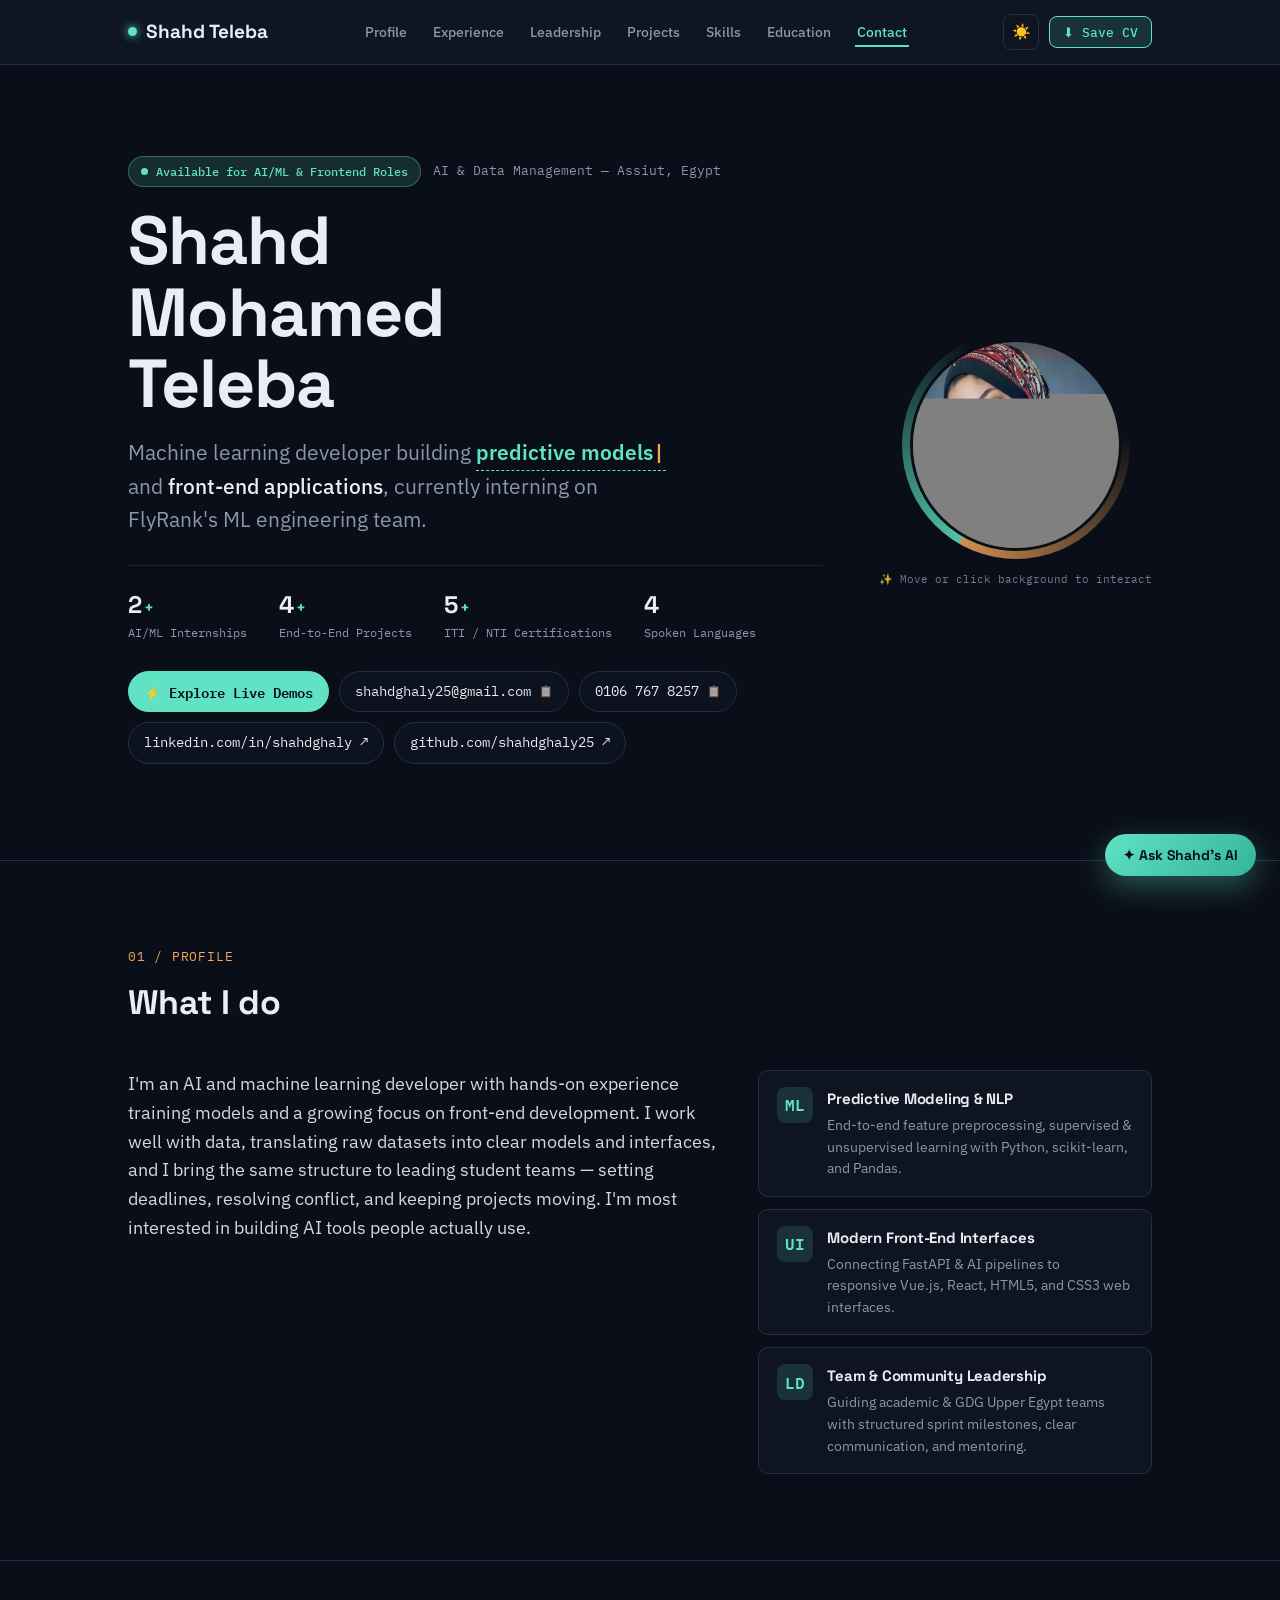
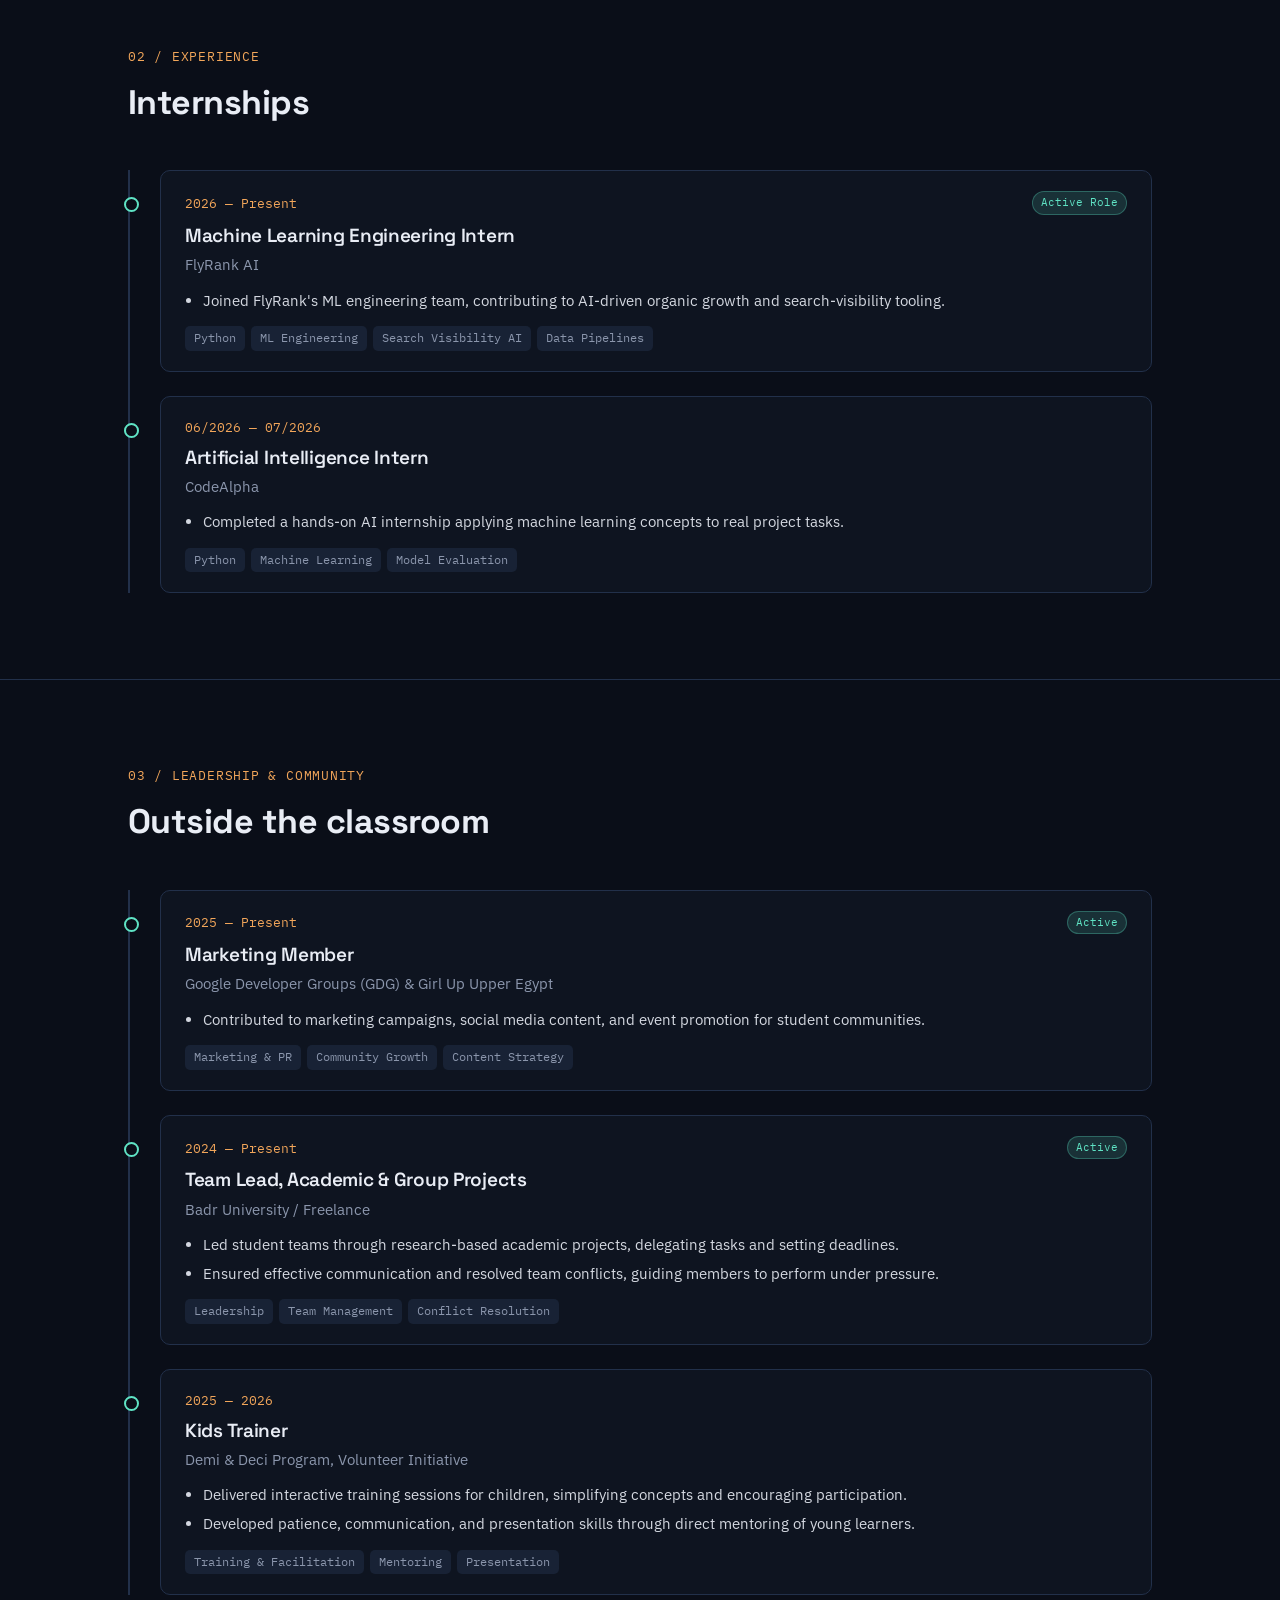
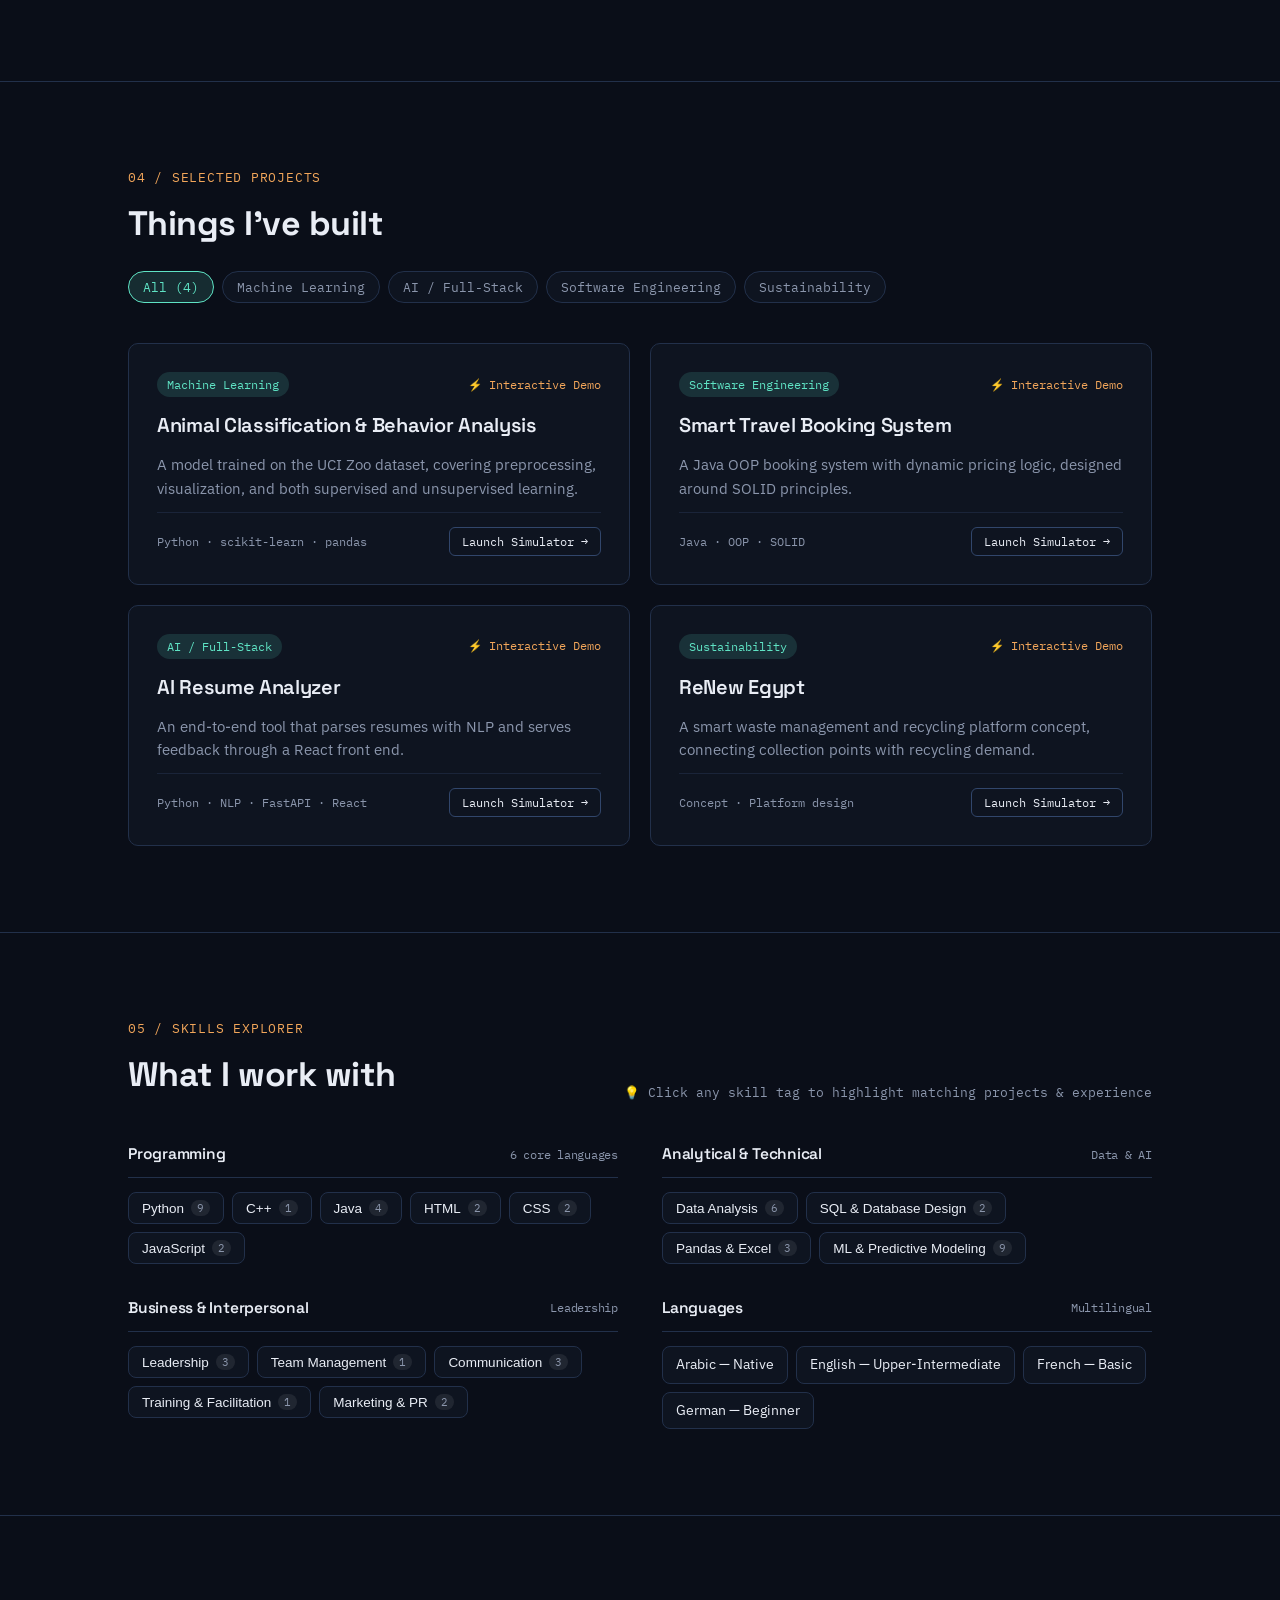
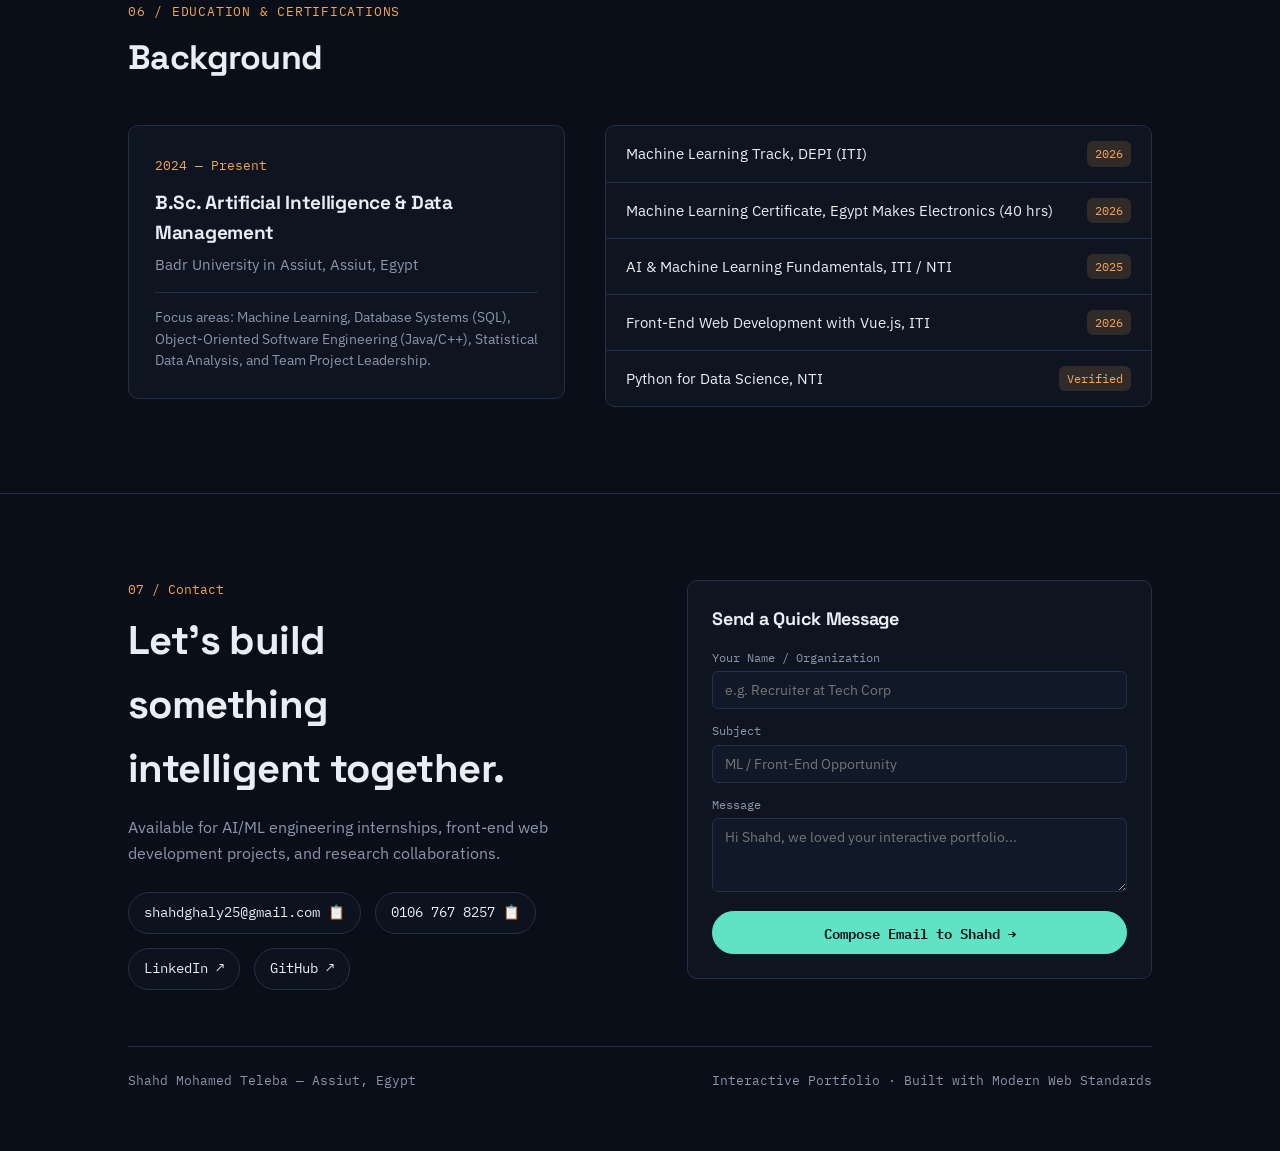
<file: index.html>
<!DOCTYPE html>
<html lang="en">
<head>
  <meta charset="UTF-8">
  <meta name="viewport" content="width=device-width, initial-scale=1.0">
  <title>Shahd Mohamed Teleba — AI & ML Developer</title>
  <meta name="description" content="Active portfolio of Shahd Mohamed Teleba — AI & Machine Learning Developer building predictive models and front-end applications, interning on FlyRank's ML engineering team.">
  <link rel="preconnect" href="https://fonts.googleapis.com">
  <link rel="preconnect" href="https://fonts.gstatic.com" crossorigin>
  <link href="https://fonts.googleapis.com/css2?family=Space+Grotesk:wght@400;500;600;700&family=IBM+Plex+Sans:wght@400;500;600&family=IBM+Plex+Mono:wght@400;500&display=swap" rel="stylesheet">
  <link rel="stylesheet" href="styles.css">
</head>
<body>

<div class="scroll-progress" id="scrollProgress" aria-hidden="true"></div>

<nav aria-label="Primary Navigation">
  <div class="nav-inner">
    <a href="#top" class="mark"><span class="dot"></span>Shahd Teleba</a>
    <ul class="navlinks" id="navLinks">
      <li><a href="#profile" class="active">Profile</a></li>
      <li><a href="#experience">Experience</a></li>
      <li><a href="#leadership">Leadership</a></li>
      <li><a href="#projects">Projects</a></li>
      <li><a href="#skills">Skills</a></li>
      <li><a href="#education">Education</a></li>
      <li><a href="#contact">Contact</a></li>
    </ul>
    <div class="nav-actions">
      <button class="icon-btn" id="themeToggle" title="Toggle Light/Dark Mode" aria-label="Toggle theme">☀️</button>
      <button class="nav-cta" id="printCvBtn" title="Print or Save Resume as PDF">⬇ Save CV</button>
      <button class="navtoggle" id="navToggle" aria-label="Toggle menu">☰</button>
    </div>
  </div>
</nav>

<div class="skill-filter-bar" id="skillFilterBar" role="status" aria-live="polite">
  <div class="wrap skill-filter-inner">
    <span>Filtering portfolio by skill: <strong id="activeSkillName">Python</strong> (<span id="activeSkillCount">0 items</span>)</span>
    <button class="clear-filter-btn" id="clearSkillFilter">✕ Reset Filter</button>
  </div>
</div>

<header class="hero" id="top">
  <canvas id="net"></canvas>
  <div class="wrap hero-inner">
    <div class="hero-text">
      <div class="status-row">
        <span class="status-badge"><span class="pulse"></span>Available for AI/ML & Frontend Roles</span>
        <span class="eyebrow-line">AI & Data Management — Assiut, Egypt</span>
      </div>
      <h1>Shahd Mohamed Teleba</h1>
      <p class="role">
        Machine learning developer building
        <span class="dynamic-role-wrap"><span id="dynamicRole">predictive models</span><span class="cursor-blink">|</span></span>
        and <strong>front-end applications</strong>, currently interning on FlyRank's ML engineering team.
      </p>

      <div class="hero-metrics">
        <div class="metric-item">
          <div class="m-val">2<span>+</span></div>
          <div class="m-label">AI/ML Internships</div>
        </div>
        <div class="metric-item">
          <div class="m-val">4<span>+</span></div>
          <div class="m-label">End-to-End Projects</div>
        </div>
        <div class="metric-item">
          <div class="m-val">5<span>+</span></div>
          <div class="m-label">ITI / NTI Certifications</div>
        </div>
        <div class="metric-item">
          <div class="m-val">4</div>
          <div class="m-label">Spoken Languages</div>
        </div>
      </div>

      <div class="contact-row">
        <a href="#projects" class="pill-btn primary">⚡ Explore Live Demos</a>
        <a href="mailto:shahdghaly25@gmail.com" data-copy="shahdghaly25@gmail.com" class="pill-btn" title="Click to copy email">
          shahdghaly25@gmail.com <span class="copy-hint">📋</span>
        </a>
        <a href="tel:01067678257" data-copy="01067678257" class="pill-btn" title="Click to copy phone">
          0106 767 8257 <span class="copy-hint">📋</span>
        </a>
        <a href="https://linkedin.com/in/shahdghaly" target="_blank" rel="noopener" class="pill-btn">linkedin.com/in/shahdghaly ↗</a>
        <a href="https://github.com/shahdghaly25" target="_blank" rel="noopener" class="pill-btn">github.com/shahdghaly25 ↗</a>
      </div>
    </div>

    <div class="hero-photo-col">
      <div class="hero-photo">
        <img id="shahdProfileImg" src="[data-uri]" alt="Shahd Mohamed Teleba">
      </div>
      <span class="canvas-hint">✨ Move or click background to interact</span>
    </div>
  </div>
</header>

<section id="profile" class="reveal">
  <div class="wrap">
    <div class="section-head">
      <div>
        <span class="kicker">01 / Profile</span>
        <h2>What I do</h2>
      </div>
    </div>
    <div class="profile-grid">
      <div class="profile">
        <p>I'm an AI and machine learning developer with hands-on experience training models and a growing focus on front-end development. I work well with data, translating raw datasets into clear models and interfaces, and I bring the same structure to leading student teams — setting deadlines, resolving conflict, and keeping projects moving. I'm most interested in building AI tools people actually use.</p>
      </div>
      <div class="focus-cards">
        <div class="focus-card">
          <div class="focus-icon">ML</div>
          <div>
            <h4>Predictive Modeling & NLP</h4>
            <p>End-to-end feature preprocessing, supervised & unsupervised learning with Python, scikit-learn, and Pandas.</p>
          </div>
        </div>
        <div class="focus-card">
          <div class="focus-icon">UI</div>
          <div>
            <h4>Modern Front-End Interfaces</h4>
            <p>Connecting FastAPI & AI pipelines to responsive Vue.js, React, HTML5, and CSS3 web interfaces.</p>
          </div>
        </div>
        <div class="focus-card">
          <div class="focus-icon">LD</div>
          <div>
            <h4>Team & Community Leadership</h4>
            <p>Guiding academic & GDG Upper Egypt teams with structured sprint milestones, clear communication, and mentoring.</p>
          </div>
        </div>
      </div>
    </div>
  </div>
</section>

<section id="experience" class="reveal">
  <div class="wrap">
    <div class="section-head">
      <div>
        <span class="kicker">02 / Experience</span>
        <h2>Internships</h2>
      </div>
    </div>
    <div class="timeline">
      <div class="titem" data-skills="python ml predictive modeling data analysis">
        <div class="titem-top">
          <span class="date">2026 — Present</span>
          <span class="badge-current">Active Role</span>
        </div>
        <h3>Machine Learning Engineering Intern</h3>
        <div class="org">FlyRank AI</div>
        <ul>
          <li>Joined FlyRank's ML engineering team, contributing to AI-driven organic growth and search-visibility tooling.</li>
        </ul>
        <div class="titem-tags">
          <span>Python</span><span>ML Engineering</span><span>Search Visibility AI</span><span>Data Pipelines</span>
        </div>
      </div>

      <div class="titem" data-skills="python ml predictive modeling pandas">
        <div class="titem-top">
          <span class="date">06/2026 — 07/2026</span>
        </div>
        <h3>Artificial Intelligence Intern</h3>
        <div class="org">CodeAlpha</div>
        <ul>
          <li>Completed a hands-on AI internship applying machine learning concepts to real project tasks.</li>
        </ul>
        <div class="titem-tags">
          <span>Python</span><span>Machine Learning</span><span>Model Evaluation</span>
        </div>
      </div>
    </div>
  </div>
</section>

<section id="leadership" class="reveal">
  <div class="wrap">
    <div class="section-head">
      <div>
        <span class="kicker">03 / Leadership & Community</span>
        <h2>Outside the classroom</h2>
      </div>
    </div>
    <div class="timeline">
      <div class="titem" data-skills="marketing & pr communication leadership">
        <div class="titem-top">
          <span class="date">2025 — Present</span>
          <span class="badge-current">Active</span>
        </div>
        <h3>Marketing Member</h3>
        <div class="org">Google Developer Groups (GDG) & Girl Up Upper Egypt</div>
        <ul>
          <li>Contributed to marketing campaigns, social media content, and event promotion for student communities.</li>
        </ul>
        <div class="titem-tags">
          <span>Marketing & PR</span><span>Community Growth</span><span>Content Strategy</span>
        </div>
      </div>

      <div class="titem" data-skills="leadership team management communication">
        <div class="titem-top">
          <span class="date">2024 — Present</span>
          <span class="badge-current">Active</span>
        </div>
        <h3>Team Lead, Academic & Group Projects</h3>
        <div class="org">Badr University / Freelance</div>
        <ul>
          <li>Led student teams through research-based academic projects, delegating tasks and setting deadlines.</li>
          <li>Ensured effective communication and resolved team conflicts, guiding members to perform under pressure.</li>
        </ul>
        <div class="titem-tags">
          <span>Leadership</span><span>Team Management</span><span>Conflict Resolution</span>
        </div>
      </div>

      <div class="titem" data-skills="training & facilitation communication">
        <div class="titem-top">
          <span class="date">2025 — 2026</span>
        </div>
        <h3>Kids Trainer</h3>
        <div class="org">Demi & Deci Program, Volunteer Initiative</div>
        <ul>
          <li>Delivered interactive training sessions for children, simplifying concepts and encouraging participation.</li>
          <li>Developed patience, communication, and presentation skills through direct mentoring of young learners.</li>
        </ul>
        <div class="titem-tags">
          <span>Training & Facilitation</span><span>Mentoring</span><span>Presentation</span>
        </div>
      </div>
    </div>
  </div>
</section>

<section id="projects" class="reveal">
  <div class="wrap">
    <div class="section-head">
      <div>
        <span class="kicker">04 / Selected Projects</span>
        <h2>Things I've built</h2>
      </div>
      <div class="filter-tabs" role="tablist" aria-label="Project Categories">
        <button class="filter-btn active" data-filter="all">All (4)</button>
        <button class="filter-btn" data-filter="ml">Machine Learning</button>
        <button class="filter-btn" data-filter="ai">AI / Full-Stack</button>
        <button class="filter-btn" data-filter="se">Software Engineering</button>
        <button class="filter-btn" data-filter="sust">Sustainability</button>
      </div>
    </div>

    <div class="projects-grid">
      <article class="proj" data-category="ml" data-project="zoo" data-skills="python pandas ml & predictive modeling data analysis">
        <div class="proj-header">
          <span class="tag">Machine Learning</span>
          <span class="demo-badge">⚡ Interactive Demo</span>
        </div>
        <h3>Animal Classification & Behavior Analysis</h3>
        <p>A model trained on the UCI Zoo dataset, covering preprocessing, visualization, and both supervised and unsupervised learning.</p>
        <div class="proj-footer">
          <span class="stack">Python · scikit-learn · pandas</span>
          <button class="proj-open-btn" type="button">Launch Simulator →</button>
        </div>
      </article>

      <article class="proj" data-category="se" data-project="travel" data-skills="java sql & database design">
        <div class="proj-header">
          <span class="tag">Software Engineering</span>
          <span class="demo-badge">⚡ Interactive Demo</span>
        </div>
        <h3>Smart Travel Booking System</h3>
        <p>A Java OOP booking system with dynamic pricing logic, designed around SOLID principles.</p>
        <div class="proj-footer">
          <span class="stack">Java · OOP · SOLID</span>
          <button class="proj-open-btn" type="button">Launch Simulator →</button>
        </div>
      </article>

      <article class="proj" data-category="ai" data-project="resume" data-skills="python html css javascript ml & predictive modeling">
        <div class="proj-header">
          <span class="tag">AI / Full-Stack</span>
          <span class="demo-badge">⚡ Interactive Demo</span>
        </div>
        <h3>AI Resume Analyzer</h3>
        <p>An end-to-end tool that parses resumes with NLP and serves feedback through a React front end.</p>
        <div class="proj-footer">
          <span class="stack">Python · NLP · FastAPI · React</span>
          <button class="proj-open-btn" type="button">Launch Simulator →</button>
        </div>
      </article>

      <article class="proj" data-category="sust" data-project="renew" data-skills="data analysis leadership marketing & pr">
        <div class="proj-header">
          <span class="tag">Sustainability</span>
          <span class="demo-badge">⚡ Interactive Demo</span>
        </div>
        <h3>ReNew Egypt</h3>
        <p>A smart waste management and recycling platform concept, connecting collection points with recycling demand.</p>
        <div class="proj-footer">
          <span class="stack">Concept · Platform design</span>
          <button class="proj-open-btn" type="button">Launch Simulator →</button>
        </div>
      </article>
    </div>
  </div>
</section>

<section id="skills" class="reveal">
  <div class="wrap">
    <div class="section-head">
      <div>
        <span class="kicker">05 / Skills Explorer</span>
        <h2>What I work with</h2>
      </div>
      <span class="skills-hint">💡 Click any skill tag to highlight matching projects & experience</span>
    </div>

    <div class="skill-groups">
      <div class="skill-group">
        <h4>Programming <span>6 core languages</span></h4>
        <div class="tags">
          <button class="skill-tag" data-skill-key="python" data-skill-label="Python">Python <span class="s-count"></span></button>
          <button class="skill-tag" data-skill-key="c++" data-skill-label="C++">C++ <span class="s-count"></span></button>
          <button class="skill-tag" data-skill-key="java" data-skill-label="Java">Java <span class="s-count"></span></button>
          <button class="skill-tag" data-skill-key="html" data-skill-label="HTML">HTML <span class="s-count"></span></button>
          <button class="skill-tag" data-skill-key="css" data-skill-label="CSS">CSS <span class="s-count"></span></button>
          <button class="skill-tag" data-skill-key="javascript" data-skill-label="JavaScript">JavaScript <span class="s-count"></span></button>
        </div>
      </div>

      <div class="skill-group">
        <h4>Analytical & Technical <span>Data & AI</span></h4>
        <div class="tags">
          <button class="skill-tag" data-skill-key="data analysis" data-skill-label="Data Analysis">Data Analysis <span class="s-count"></span></button>
          <button class="skill-tag" data-skill-key="sql" data-skill-label="SQL & Database Design">SQL & Database Design <span class="s-count"></span></button>
          <button class="skill-tag" data-skill-key="pandas" data-skill-label="Pandas & Excel">Pandas & Excel <span class="s-count"></span></button>
          <button class="skill-tag" data-skill-key="ml" data-skill-label="ML & Predictive Modeling">ML & Predictive Modeling <span class="s-count"></span></button>
        </div>
      </div>

      <div class="skill-group">
        <h4>Business & Interpersonal <span>Leadership</span></h4>
        <div class="tags">
          <button class="skill-tag" data-skill-key="leadership" data-skill-label="Leadership">Leadership <span class="s-count"></span></button>
          <button class="skill-tag" data-skill-key="team management" data-skill-label="Team Management">Team Management <span class="s-count"></span></button>
          <button class="skill-tag" data-skill-key="communication" data-skill-label="Communication">Communication <span class="s-count"></span></button>
          <button class="skill-tag" data-skill-key="training & facilitation" data-skill-label="Training & Facilitation">Training & Facilitation <span class="s-count"></span></button>
          <button class="skill-tag" data-skill-key="marketing & pr" data-skill-label="Marketing & PR">Marketing & PR <span class="s-count"></span></button>
        </div>
      </div>

      <div class="skill-group">
        <h4>Languages <span>Multilingual</span></h4>
        <div class="tags">
          <span class="skill-tag" style="cursor:default">Arabic — Native</span>
          <span class="skill-tag" style="cursor:default">English — Upper-Intermediate</span>
          <span class="skill-tag" style="cursor:default">French — Basic</span>
          <span class="skill-tag" style="cursor:default">German — Beginner</span>
        </div>
      </div>
    </div>
  </div>
</section>

<section id="education" class="reveal">
  <div class="wrap">
    <div class="section-head">
      <div>
        <span class="kicker">06 / Education & Certifications</span>
        <h2>Background</h2>
      </div>
    </div>
    <div class="two-col">
      <div class="edu-card" data-skills="python c++ java sql data analysis ml">
        <span class="date">2024 — Present</span>
        <h3>B.Sc. Artificial Intelligence & Data Management</h3>
        <div class="org">Badr University in Assiut, Assiut, Egypt</div>
        <div class="edu-highlights">
          Focus areas: Machine Learning, Database Systems (SQL), Object-Oriented Software Engineering (Java/C++), Statistical Data Analysis, and Team Project Leadership.
        </div>
      </div>
      <ul class="cert-list">
        <li data-skills="python ml & predictive modeling data analysis">
          <span>Machine Learning Track, DEPI (ITI)</span><span class="cyear">2026</span>
        </li>
        <li data-skills="python ml & predictive modeling">
          <span>Machine Learning Certificate, Egypt Makes Electronics (40 hrs)</span><span class="cyear">2026</span>
        </li>
        <li data-skills="python ml & predictive modeling">
          <span>AI & Machine Learning Fundamentals, ITI / NTI</span><span class="cyear">2025</span>
        </li>
        <li data-skills="html css javascript">
          <span>Front-End Web Development with Vue.js, ITI</span><span class="cyear">2026</span>
        </li>
        <li data-skills="python pandas data analysis">
          <span>Python for Data Science, NTI</span><span class="cyear">Verified</span>
        </li>
      </ul>
    </div>
  </div>
</section>

<footer id="contact" class="reveal">
  <div class="wrap">
    <div class="contact-grid">
      <div>
        <span class="kicker" style="color:var(--amber);font-family:'IBM Plex Mono',monospace;font-size:13px;display:block;margin-bottom:8px;">07 / Contact</span>
        <h2>Let's build something intelligent together.</h2>
        <p style="color:var(--muted);max-width:44ch;margin-top:14px;">
          Available for AI/ML engineering internships, front-end web development projects, and research collaborations.
        </p>
        <div class="foot-links">
          <a href="mailto:shahdghaly25@gmail.com" data-copy="shahdghaly25@gmail.com" class="pill-btn">shahdghaly25@gmail.com 📋</a>
          <a href="tel:01067678257" data-copy="01067678257" class="pill-btn">0106 767 8257 📋</a>
          <a href="https://linkedin.com/in/shahdghaly" target="_blank" rel="noopener" class="pill-btn">LinkedIn ↗</a>
          <a href="https://github.com/shahdghaly25" target="_blank" rel="noopener" class="pill-btn">GitHub ↗</a>
        </div>
      </div>

      <form class="quick-contact-form" id="quickContactForm">
        <h3>Send a Quick Message</h3>
        <div class="form-row">
          <label for="cfName">Your Name / Organization</label>
          <input type="text" id="cfName" placeholder="e.g. Recruiter at Tech Corp" required>
        </div>
        <div class="form-row">
          <label for="cfSubject">Subject</label>
          <input type="text" id="cfSubject" placeholder="ML / Front-End Opportunity" required>
        </div>
        <div class="form-row">
          <label for="cfMessage">Message</label>
          <textarea id="cfMessage" rows="3" placeholder="Hi Shahd, we loved your interactive portfolio..." required></textarea>
        </div>
        <button type="submit" class="pill-btn primary" style="width:100%;justify-content:center;">Compose Email to Shahd →</button>
      </form>
    </div>

    <div class="foot-meta">
      <span>Shahd Mohamed Teleba — Assiut, Egypt</span>
      <span>Interactive Portfolio · Built with Modern Web Standards</span>
    </div>
  </div>
</footer>

<!-- Native Dialog Modal for Interactive Project Simulators -->
<dialog class="proj-dialog" id="projectDialog">
  <div class="modal-head">
    <div>
      <span class="tag" id="modalTag">Project</span>
      <h3 id="modalTitle">Project Title</h3>
    </div>
    <button class="modal-close" id="modalCloseBtn" aria-label="Close modal">✕</button>
  </div>
  <div class="modal-body" id="modalContent"></div>
</dialog>

<!-- Floating "Ask Shahd's AI" Recruiter Assistant -->
<button class="ai-fab" id="aiFab" aria-label="Ask Shahd's AI Assistant">
  <span>✦ Ask Shahd's AI</span>
</button>

<aside class="ai-drawer" id="aiDrawer" aria-label="Shahd AI Recruiter Assistant">
  <div class="ai-drawer-head">
    <h4><span style="color:var(--teal)">●</span> Ask Shahd's AI Assistant</h4>
    <button class="modal-close" id="aiCloseBtn" style="width:28px;height:28px;font-size:13px;" aria-label="Close AI Assistant">✕</button>
  </div>
  <div class="ai-messages" id="aiMessages">
    <div class="ai-msg bot">
      Hi! 👋 I'm Shahd's interactive portfolio assistant. Ask me anything about her <strong>FlyRank AI internship</strong>, <strong>ML & Front-End projects</strong>, <strong>skills</strong>, or <strong>contact details</strong>!
    </div>
  </div>
  <div class="ai-prompts">
    <button class="ai-prompt-chip" data-prompt="Tell me about her FlyRank AI internship">FlyRank Internship</button>
    <button class="ai-prompt-chip" data-prompt="What projects has Shahd built?">Projects</button>
    <button class="ai-prompt-chip" data-prompt="What are her front-end & Vue/React skills?">Front-End Skills</button>
    <button class="ai-prompt-chip" data-prompt="How can I contact Shahd?">Contact Info</button>
  </div>
  <div class="ai-input-row">
    <input type="text" id="aiInput" placeholder="Ask about Shahd's skills or experience...">
    <button type="button" id="aiSendBtn">Ask</button>
  </div>
</aside>

<div class="toast" id="toast" role="status" aria-live="polite">Copied!</div>

<script src="app.js"></script>
</body>
</html>
</file>
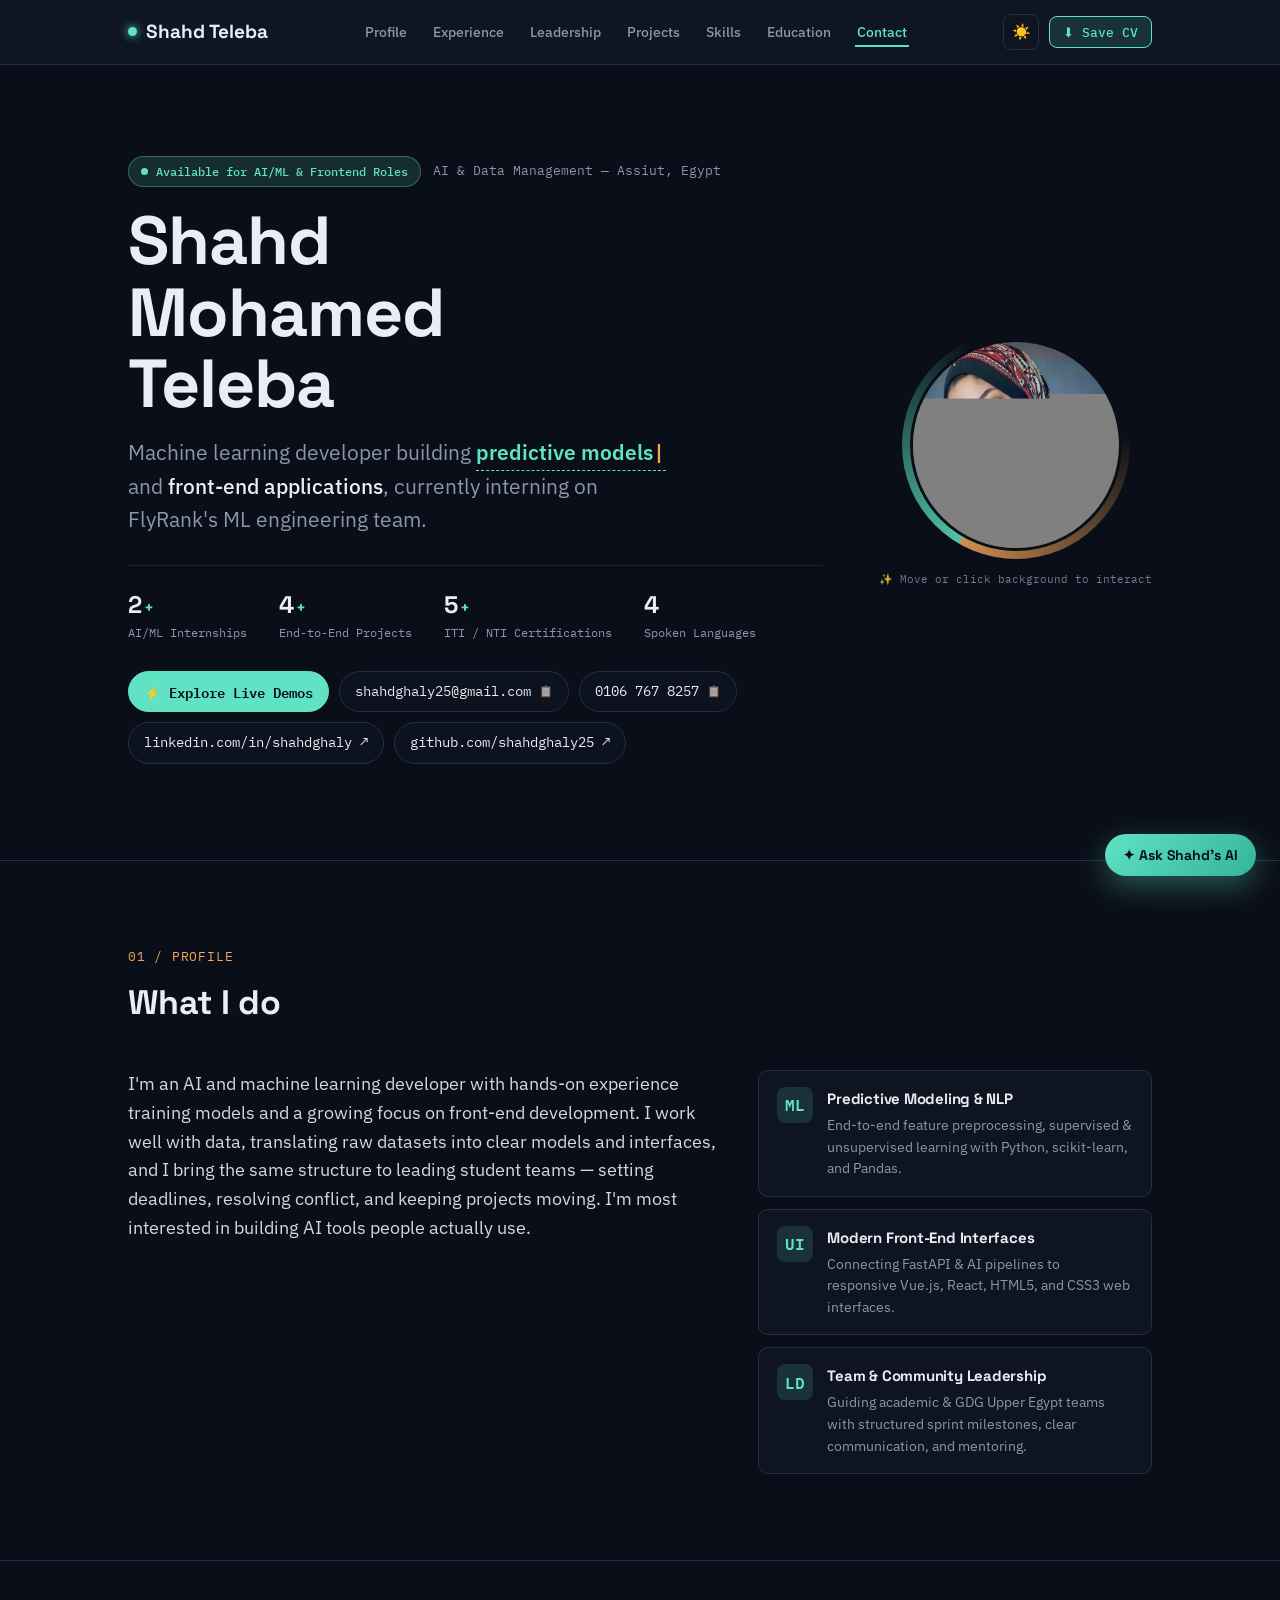
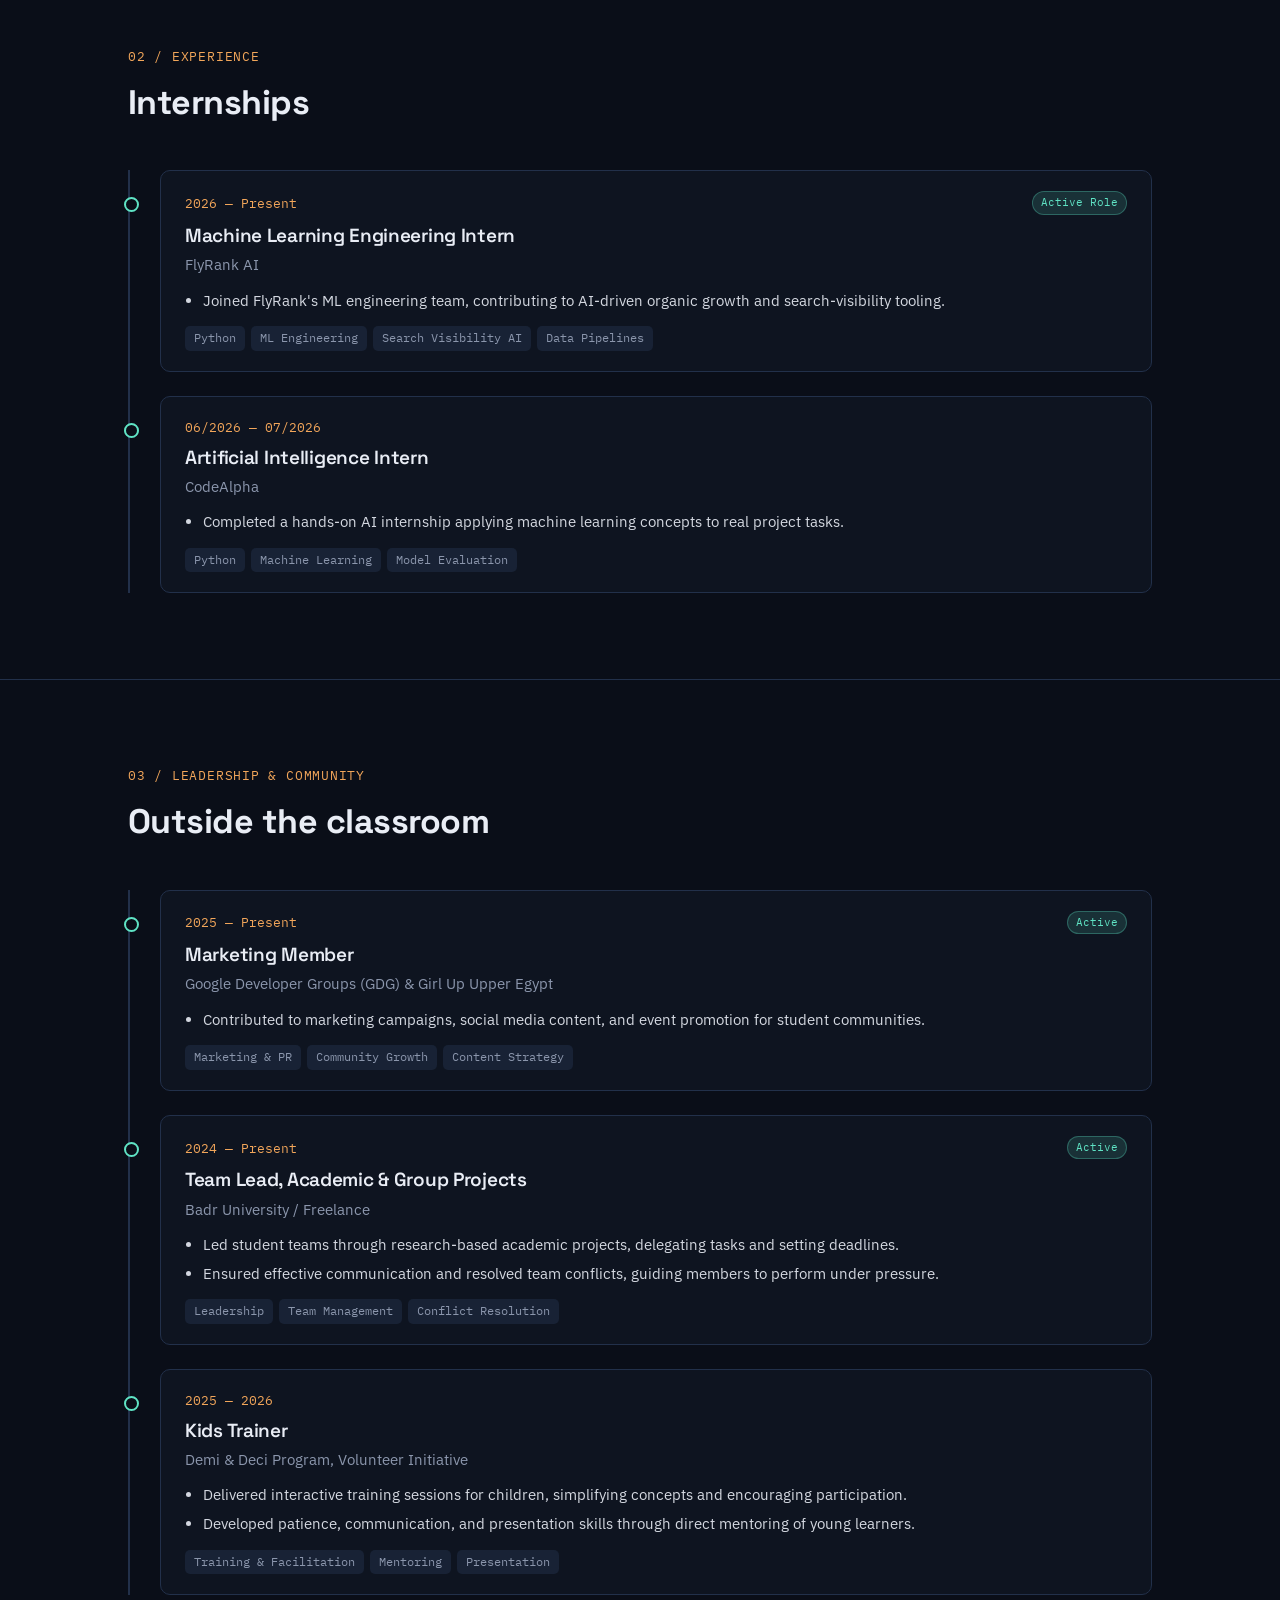
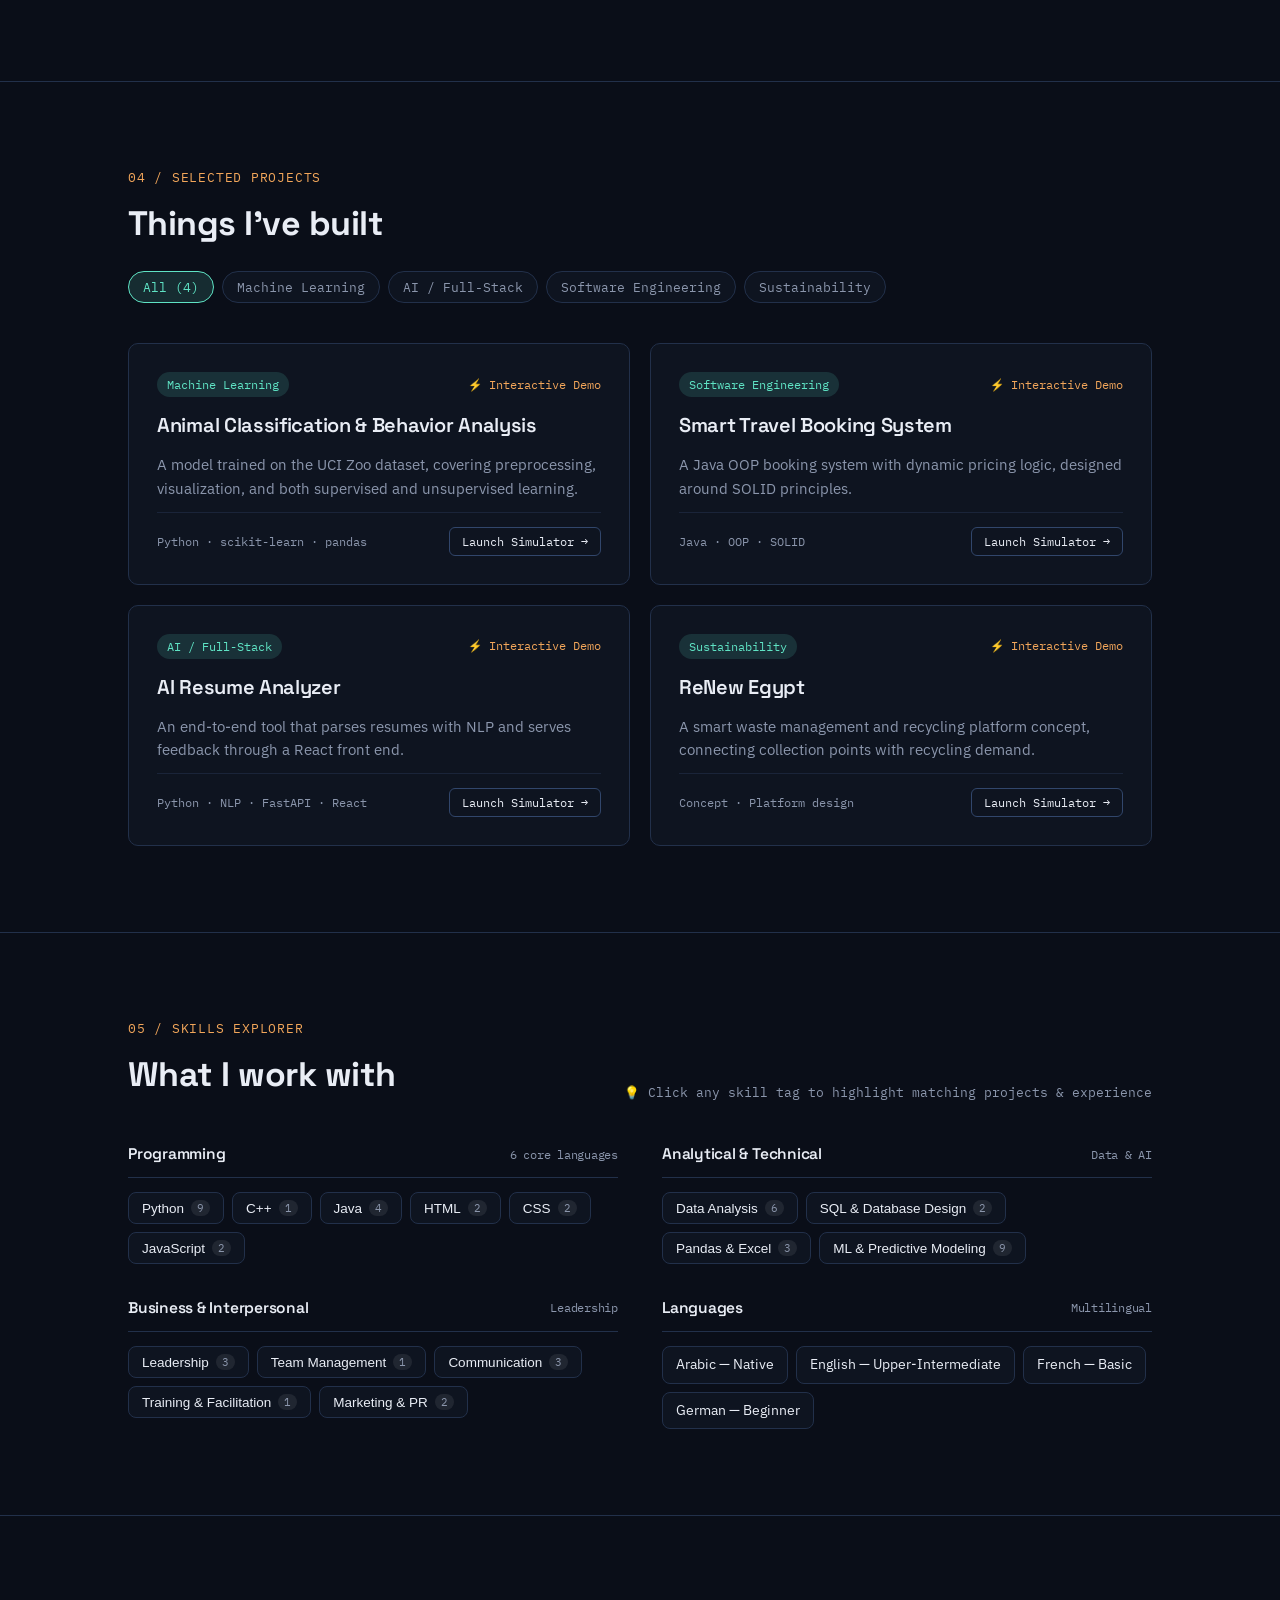
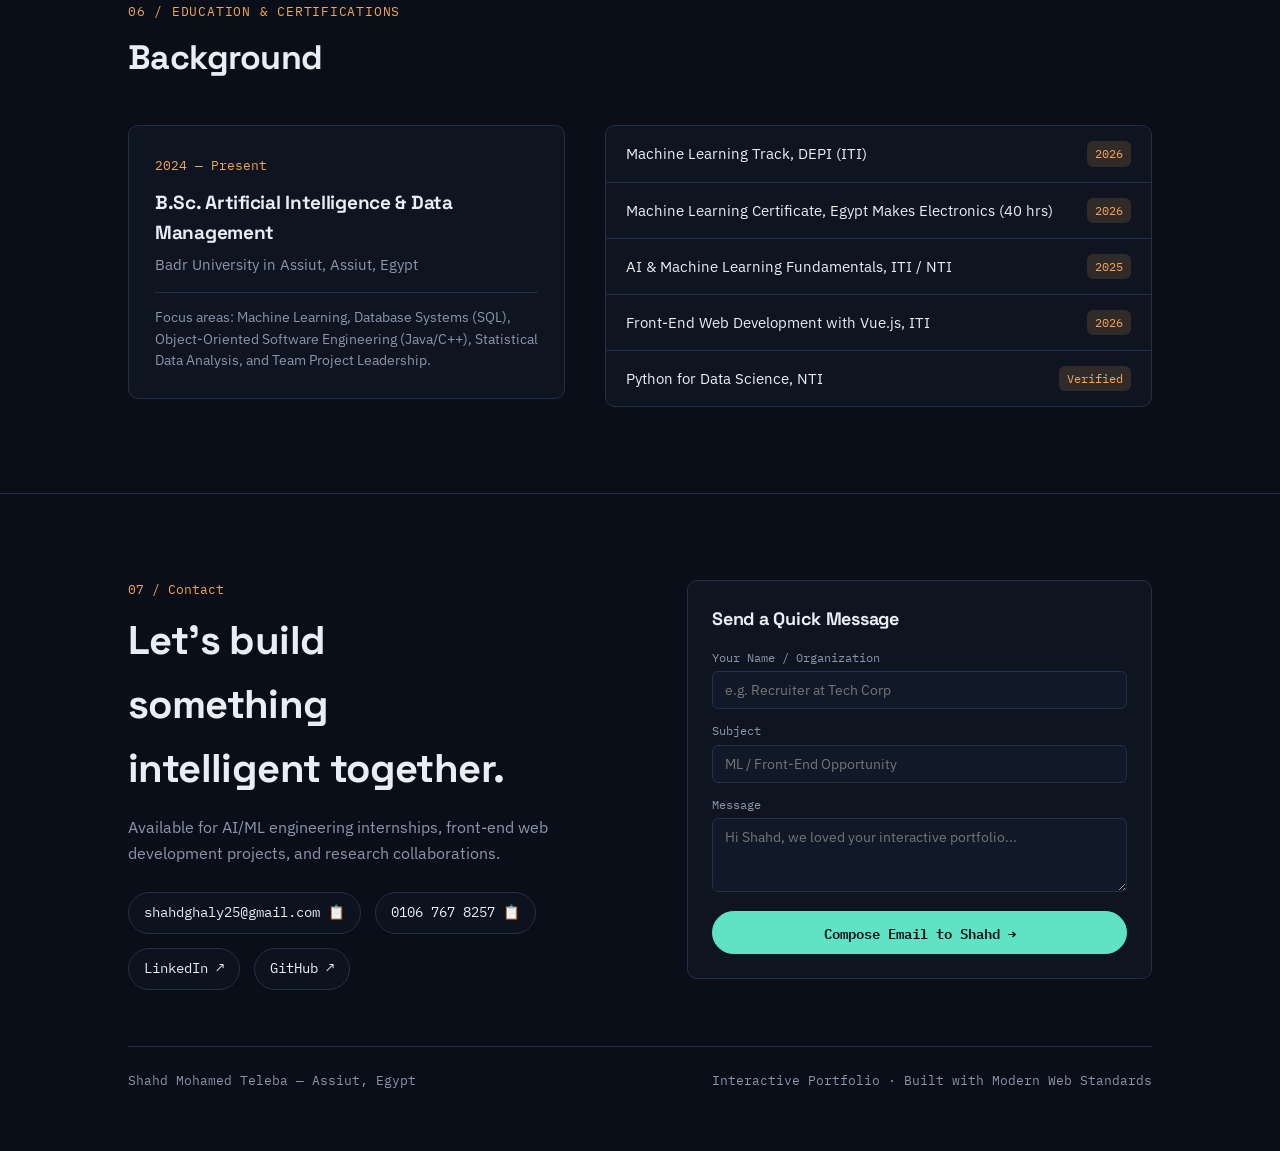
<file: portfolio-standalone.html>
<!DOCTYPE html>
<html lang="en">
<head>
  <meta charset="UTF-8">
  <meta name="viewport" content="width=device-width, initial-scale=1.0">
  <title>Shahd Mohamed Teleba — AI & ML Developer</title>
  <meta name="description" content="Active portfolio of Shahd Mohamed Teleba — AI & Machine Learning Developer building predictive models and front-end applications, interning on FlyRank's ML engineering team.">
  <link rel="preconnect" href="https://fonts.googleapis.com">
  <link rel="preconnect" href="https://fonts.gstatic.com" crossorigin>
  <link href="https://fonts.googleapis.com/css2?family=Space+Grotesk:wght@400;500;600;700&family=IBM+Plex+Sans:wght@400;500;600&family=IBM+Plex+Mono:wght@400;500&display=swap" rel="stylesheet">
  <style>
:root {
  --bg: #0a0e18;
  --bg-elevated: rgba(17, 24, 39, 0.82);
  --panel: #111827;
  --panel-2: #0e1420;
  --panel-hover: #162033;
  --line: #22304a;
  --line-bright: #31466b;
  --text: #e9edf5;
  --muted: #8b96ac;
  --teal: #5fe3c4;
  --teal-dim: rgba(95, 227, 196, 0.14);
  --teal-glow: rgba(95, 227, 196, 0.32);
  --amber: #f2a65a;
  --amber-dim: rgba(242, 166, 90, 0.15);
  --danger: #f87171;
  --max: 1080px;
  --radius: 10px;
  --transition: 0.25s cubic-bezier(0.22, 1, 0.36, 1);
}

[data-theme="light"] {
  --bg: #f4f7fb;
  --bg-elevated: rgba(255, 255, 255, 0.88);
  --panel: #ffffff;
  --panel-2: #eef2f9;
  --panel-hover: #e4ebf5;
  --line: #d0d9e8;
  --line-bright: #a5b6d0;
  --text: #0f172a;
  --muted: #475569;
  --teal: #0d9488;
  --teal-dim: rgba(13, 148, 136, 0.12);
  --teal-glow: rgba(13, 148, 136, 0.25);
  --amber: #d97706;
  --amber-dim: rgba(217, 119, 6, 0.14);
}

* {
  box-sizing: border-box;
}

html {
  scroll-behavior: smooth;
  scroll-padding-top: 80px;
}

body {
  margin: 0;
  background: var(--bg);
  color: var(--text);
  font-family: 'IBM Plex Sans', -apple-system, BlinkMacSystemFont, sans-serif;
  line-height: 1.6;
  -webkit-font-smoothing: antialiased;
  transition: background-color 0.3s ease, color 0.3s ease;
  overflow-x: hidden;
}

h1, h2, h3, h4 {
  font-family: 'Space Grotesk', sans-serif;
  margin: 0;
  letter-spacing: -0.015em;
}

a {
  color: inherit;
}

.wrap {
  max-width: var(--max);
  margin: 0 auto;
  padding: 0 28px;
}

/* Focus visibility */
a:focus-visible,
button:focus-visible,
input:focus-visible,
textarea:focus-visible,
select:focus-visible {
  outline: 2px solid var(--teal);
  outline-offset: 3px;
}

/* Top Scroll Progress Bar */
.scroll-progress {
  position: fixed;
  top: 0;
  left: 0;
  height: 3px;
  width: 0%;
  background: linear-gradient(90deg, var(--teal), var(--amber));
  z-index: 100;
  transition: width 0.08s linear;
}

/* NAV */
nav {
  position: fixed;
  top: 0;
  left: 0;
  right: 0;
  z-index: 50;
  background: var(--bg-elevated);
  backdrop-filter: blur(12px);
  -webkit-backdrop-filter: blur(12px);
  border-bottom: 1px solid var(--line);
  transition: background-color 0.3s ease, border-color 0.3s ease;
}

.nav-inner {
  max-width: var(--max);
  margin: 0 auto;
  padding: 14px 28px;
  display: flex;
  align-items: center;
  justify-content: space-between;
  gap: 16px;
}

.mark {
  font-family: 'Space Grotesk', sans-serif;
  font-weight: 700;
  font-size: 19px;
  display: flex;
  align-items: center;
  gap: 9px;
  text-decoration: none;
  white-space: nowrap;
}

.mark .dot {
  width: 9px;
  height: 9px;
  border-radius: 50%;
  background: var(--teal);
  display: inline-block;
  box-shadow: 0 0 10px var(--teal);
  animation: pulseDot 2.4s infinite ease-in-out;
}

@keyframes pulseDot {
  0%, 100% { transform: scale(1); opacity: 1; }
  50% { transform: scale(1.3); opacity: 0.7; }
}

.navlinks {
  display: flex;
  align-items: center;
  gap: 22px;
  list-style: none;
  margin: 0;
  padding: 0;
}

.navlinks a {
  text-decoration: none;
  color: var(--muted);
  font-size: 14px;
  font-weight: 500;
  padding: 6px 2px;
  position: relative;
  transition: color 0.2s;
}

.navlinks a::after {
  content: '';
  position: absolute;
  left: 0;
  right: 0;
  bottom: 0;
  height: 2px;
  background: var(--teal);
  transform: scaleX(0);
  transform-origin: right;
  transition: transform 0.25s ease;
}

.navlinks a:hover,
.navlinks a.active {
  color: var(--text);
}

.navlinks a.active {
  color: var(--teal);
}

.navlinks a.active::after,
.navlinks a:hover::after {
  transform: scaleX(1);
  transform-origin: left;
}

.nav-actions {
  display: flex;
  align-items: center;
  gap: 10px;
}

.icon-btn {
  background: var(--panel-2);
  border: 1px solid var(--line);
  color: var(--text);
  width: 36px;
  height: 36px;
  border-radius: 8px;
  cursor: pointer;
  display: inline-flex;
  align-items: center;
  justify-content: center;
  font-size: 15px;
  transition: border-color 0.2s, background-color 0.2s, transform 0.15s;
}

.icon-btn:hover {
  border-color: var(--teal);
  background: var(--panel-hover);
  transform: translateY(-1px);
}

.nav-cta {
  font-family: 'IBM Plex Mono', monospace;
  font-size: 12.5px;
  padding: 7px 13px;
  border-radius: 8px;
  border: 1px solid var(--teal);
  background: var(--teal-dim);
  color: var(--teal);
  cursor: pointer;
  font-weight: 500;
  transition: all 0.2s;
  white-space: nowrap;
}

.nav-cta:hover {
  background: var(--teal);
  color: #081018;
}

.navtoggle {
  display: none;
  background: var(--panel-2);
  border: 1px solid var(--line);
  color: var(--text);
  width: 38px;
  height: 38px;
  border-radius: 8px;
  cursor: pointer;
  font-size: 17px;
}

@media (max-width: 860px) {
  .navlinks {
    position: fixed;
    top: 65px;
    left: 0;
    right: 0;
    background: var(--panel);
    border-bottom: 1px solid var(--line);
    flex-direction: column;
    align-items: flex-start;
    padding: 18px 28px;
    gap: 14px;
    transform: translateY(-140%);
    transition: transform 0.25s ease;
    box-shadow: 0 16px 32px rgba(0, 0, 0, 0.35);
  }
  .navlinks.open {
    transform: translateY(0);
  }
  .navtoggle {
    display: inline-flex;
    align-items: center;
    justify-content: center;
  }
}

/* HERO */
.hero {
  position: relative;
  padding: 156px 0 96px;
  overflow: hidden;
}

#net {
  position: absolute;
  inset: 0;
  z-index: 0;
  opacity: 0.75;
  cursor: crosshair;
}

.hero-inner {
  position: relative;
  z-index: 1;
  display: grid;
  grid-template-columns: 1fr auto;
  gap: 56px;
  align-items: center;
  pointer-events: none;
}

.hero-inner a,
.hero-inner button,
.hero-photo {
  pointer-events: auto;
}

.hero-text {
  min-width: 0;
}

.status-row {
  display: flex;
  flex-wrap: wrap;
  align-items: center;
  gap: 12px;
  margin-bottom: 18px;
}

.status-badge {
  display: inline-flex;
  align-items: center;
  gap: 8px;
  padding: 5px 12px;
  border-radius: 999px;
  background: var(--teal-dim);
  border: 1px solid rgba(95, 227, 196, 0.35);
  color: var(--teal);
  font-family: 'IBM Plex Mono', monospace;
  font-size: 12px;
  font-weight: 500;
}

.status-badge .pulse {
  width: 7px;
  height: 7px;
  border-radius: 50%;
  background: var(--teal);
  box-shadow: 0 0 0 0 var(--teal-glow);
  animation: statusRing 2s infinite;
}

@keyframes statusRing {
  0% { box-shadow: 0 0 0 0 rgba(95, 227, 196, 0.6); }
  70% { box-shadow: 0 0 0 8px rgba(95, 227, 196, 0); }
  100% { box-shadow: 0 0 0 0 rgba(95, 227, 196, 0); }
}

.eyebrow-line {
  color: var(--muted);
  font-family: 'IBM Plex Mono', monospace;
  font-size: 13px;
}

.hero h1 {
  font-size: clamp(40px, 6.5vw, 68px);
  font-weight: 700;
  line-height: 1.05;
  max-width: 12ch;
}

.hero .role {
  margin-top: 18px;
  font-size: clamp(17px, 2.3vw, 20.5px);
  color: var(--muted);
  max-width: 560px;
}

.hero .role strong {
  color: var(--text);
  font-weight: 500;
}

.dynamic-role-wrap {
  display: inline-block;
  color: var(--teal);
  font-weight: 600;
  border-bottom: 1px dashed var(--teal);
  min-width: 190px;
}

.cursor-blink {
  display: inline-block;
  margin-left: 2px;
  color: var(--amber);
  animation: blink 1s step-end infinite;
}

@keyframes blink {
  50% { opacity: 0; }
}

.hero-metrics {
  margin-top: 28px;
  display: grid;
  grid-template-columns: repeat(4, auto);
  justify-content: start;
  gap: 24px 32px;
  padding-top: 20px;
  border-top: 1px solid rgba(34, 48, 74, 0.65);
}

.metric-item .m-val {
  font-family: 'Space Grotesk', sans-serif;
  font-size: 24px;
  font-weight: 700;
  color: var(--text);
  display: flex;
  align-items: baseline;
  gap: 2px;
}

.metric-item .m-val span {
  color: var(--teal);
  font-size: 16px;
}

.metric-item .m-label {
  font-family: 'IBM Plex Mono', monospace;
  font-size: 11.5px;
  color: var(--muted);
}

.contact-row {
  margin-top: 28px;
  display: flex;
  flex-wrap: wrap;
  gap: 10px;
}

.pill-btn {
  font-size: 13.5px;
  padding: 9px 15px;
  border: 1px solid var(--line);
  border-radius: 999px;
  background: rgba(14, 20, 32, 0.78);
  text-decoration: none;
  color: var(--text);
  transition: border-color 0.2s, color 0.2s, transform 0.18s, background-color 0.2s;
  font-family: 'IBM Plex Mono', monospace;
  display: inline-flex;
  align-items: center;
  gap: 8px;
  cursor: pointer;
}

.pill-btn:hover {
  border-color: var(--teal);
  color: var(--teal);
  transform: translateY(-2px);
}

.pill-btn.primary {
  background: var(--teal);
  color: #081018;
  border-color: var(--teal);
  font-weight: 600;
}

.pill-btn.primary:hover {
  background: #7cf0d4;
  color: #050a10;
  box-shadow: 0 6px 20px var(--teal-glow);
}

.pill-btn .copy-hint {
  font-size: 11px;
  opacity: 0.65;
}

.hero-photo-col {
  display: flex;
  flex-direction: column;
  align-items: center;
  gap: 12px;
}

.hero-photo {
  width: 228px;
  height: 228px;
  border-radius: 50%;
  padding: 8px;
  position: relative;
  flex-shrink: 0;
  transition: transform 0.35s ease;
}

.hero-photo:hover {
  transform: scale(1.03);
}

.hero-photo::before {
  content: '';
  position: absolute;
  inset: 0;
  border-radius: 50%;
  background: conic-gradient(from 210deg, var(--teal), transparent 35%, transparent 65%, var(--amber));
  opacity: 0.85;
  animation: rotateRing 12s linear infinite;
}

@keyframes rotateRing {
  to { transform: rotate(360deg); }
}

.hero-photo img {
  position: relative;
  width: 100%;
  height: 100%;
  object-fit: cover;
  border-radius: 50%;
  display: block;
  filter: grayscale(10%);
  border: 3px solid var(--bg);
  transition: filter 0.3s ease;
}

.hero-photo:hover img {
  filter: grayscale(0%);
}

.canvas-hint {
  font-family: 'IBM Plex Mono', monospace;
  font-size: 11px;
  color: var(--muted);
  opacity: 0.8;
}

@media (max-width: 760px) {
  .hero-inner {
    grid-template-columns: 1fr;
    gap: 28px;
  }
  .hero-photo-col {
    order: -1;
    align-items: flex-start;
  }
  .hero-photo {
    width: 148px;
    height: 148px;
  }
  .hero-metrics {
    grid-template-columns: repeat(2, 1fr);
  }
}

/* ACTIVE SKILL FILTER BANNER */
.skill-filter-bar {
  position: sticky;
  top: 65px;
  z-index: 40;
  background: rgba(17, 24, 39, 0.95);
  border-bottom: 1px solid var(--teal);
  backdrop-filter: blur(10px);
  padding: 10px 0;
  display: none;
}

.skill-filter-bar.visible {
  display: block;
  animation: slideDown 0.25s ease;
}

@keyframes slideDown {
  from { opacity: 0; transform: translateY(-10px); }
  to { opacity: 1; transform: translateY(0); }
}

.skill-filter-inner {
  display: flex;
  align-items: center;
  justify-content: space-between;
  flex-wrap: wrap;
  gap: 12px;
  font-size: 13.5px;
}

.skill-filter-inner strong {
  color: var(--teal);
  font-family: 'IBM Plex Mono', monospace;
}

.clear-filter-btn {
  background: transparent;
  border: 1px solid var(--amber);
  color: var(--amber);
  border-radius: 6px;
  padding: 4px 10px;
  font-family: 'IBM Plex Mono', monospace;
  font-size: 12px;
  cursor: pointer;
}

.clear-filter-btn:hover {
  background: var(--amber);
  color: #0a0e18;
}

/* SECTIONS & REVEAL */
section {
  padding: 86px 0;
  border-top: 1px solid var(--line);
}

.reveal {
  opacity: 0;
  transform: translateY(20px);
  transition: opacity 0.6s ease, transform 0.6s ease;
}

.reveal.in-view {
  opacity: 1;
  transform: translateY(0);
}

.section-head {
  margin-bottom: 40px;
  display: flex;
  flex-wrap: wrap;
  align-items: flex-end;
  justify-content: space-between;
  gap: 20px;
}

.section-head .kicker {
  color: var(--amber);
  font-family: 'IBM Plex Mono', monospace;
  font-size: 13px;
  margin-bottom: 8px;
  display: block;
  text-transform: uppercase;
  letter-spacing: 0.06em;
}

.section-head h2 {
  font-size: clamp(26px, 4vw, 34px);
}

/* PROFILE */
.profile-grid {
  display: grid;
  grid-template-columns: 1.5fr 1fr;
  gap: 40px;
  align-items: start;
}

@media (max-width: 780px) {
  .profile-grid {
    grid-template-columns: 1fr;
  }
}

.profile p {
  font-size: 18px;
  color: var(--text);
  opacity: 0.9;
  margin: 0 0 20px;
}

.focus-cards {
  display: grid;
  grid-template-columns: 1fr;
  gap: 12px;
}

.focus-card {
  background: var(--panel-2);
  border: 1px solid var(--line);
  border-radius: var(--radius);
  padding: 16px 18px;
  display: flex;
  align-items: flex-start;
  gap: 14px;
  transition: border-color 0.2s, transform 0.2s;
}

.focus-card:hover {
  border-color: var(--teal);
  transform: translateX(4px);
}

.focus-icon {
  width: 36px;
  height: 36px;
  border-radius: 8px;
  background: var(--teal-dim);
  color: var(--teal);
  display: flex;
  align-items: center;
  justify-content: center;
  font-family: 'IBM Plex Mono', monospace;
  font-weight: 600;
  flex-shrink: 0;
}

.focus-card h4 {
  font-size: 15px;
  margin-bottom: 4px;
}

.focus-card p {
  font-size: 13.5px;
  color: var(--muted);
  margin: 0;
}

/* TIMELINE (experience + leadership) */
.timeline {
  position: relative;
  padding-left: 30px;
  border-left: 2px solid var(--line);
}

.titem {
  position: relative;
  padding: 20px 24px;
  margin-bottom: 24px;
  background: var(--panel-2);
  border: 1px solid var(--line);
  border-radius: var(--radius);
  transition: border-color 0.25s, transform 0.25s, box-shadow 0.25s;
}

.titem:last-child {
  margin-bottom: 0;
}

.titem:hover {
  border-color: var(--line-bright);
  transform: translateX(4px);
}

.titem.skill-match {
  border-color: var(--teal);
  box-shadow: 0 0 0 1px var(--teal), 0 8px 24px rgba(95, 227, 196, 0.12);
}

.titem::before {
  content: '';
  position: absolute;
  left: -37px;
  top: 26px;
  width: 11px;
  height: 11px;
  border-radius: 50%;
  background: var(--bg);
  border: 2px solid var(--teal);
  transition: background-color 0.2s, transform 0.2s;
}

.titem:hover::before,
.titem.skill-match::before {
  background: var(--teal);
  transform: scale(1.25);
}

.titem-top {
  display: flex;
  flex-wrap: wrap;
  align-items: center;
  justify-content: space-between;
  gap: 8px;
  margin-bottom: 6px;
}

.titem .date {
  font-family: 'IBM Plex Mono', monospace;
  font-size: 12.5px;
  color: var(--amber);
}

.titem .badge-current {
  font-family: 'IBM Plex Mono', monospace;
  font-size: 11px;
  padding: 2px 8px;
  border-radius: 999px;
  background: var(--teal-dim);
  color: var(--teal);
  border: 1px solid rgba(95, 227, 196, 0.3);
}

.titem h3 {
  font-size: 19px;
  font-weight: 600;
}

.titem .org {
  color: var(--muted);
  font-size: 14.5px;
  margin-top: 2px;
  margin-bottom: 12px;
}

.titem ul {
  margin: 0;
  padding-left: 18px;
  color: var(--text);
  opacity: 0.9;
  font-size: 14.8px;
}

.titem ul li {
  margin-bottom: 5px;
}

.titem-tags {
  display: flex;
  flex-wrap: wrap;
  gap: 6px;
  margin-top: 14px;
}

.titem-tags span {
  font-family: 'IBM Plex Mono', monospace;
  font-size: 11.5px;
  padding: 3px 9px;
  border-radius: 5px;
  background: rgba(34, 48, 74, 0.5);
  color: var(--muted);
}

/* PROJECTS */
.filter-tabs {
  display: flex;
  flex-wrap: wrap;
  gap: 8px;
}

.filter-btn {
  background: var(--panel-2);
  border: 1px solid var(--line);
  color: var(--muted);
  padding: 7px 14px;
  border-radius: 999px;
  font-family: 'IBM Plex Mono', monospace;
  font-size: 12.5px;
  cursor: pointer;
  transition: all 0.2s;
}

.filter-btn:hover {
  color: var(--text);
  border-color: var(--line-bright);
}

.filter-btn.active {
  background: var(--teal-dim);
  color: var(--teal);
  border-color: var(--teal);
}

.projects-grid {
  display: grid;
  grid-template-columns: repeat(2, 1fr);
  gap: 20px;
}

@media (max-width: 740px) {
  .projects-grid {
    grid-template-columns: 1fr;
  }
}

.proj {
  background: var(--panel-2);
  border: 1px solid var(--line);
  border-radius: var(--radius);
  padding: 28px;
  display: flex;
  flex-direction: column;
  gap: 12px;
  position: relative;
  transition: transform 0.25s ease, border-color 0.25s ease, box-shadow 0.25s ease;
  cursor: pointer;
}

.proj:hover {
  transform: translateY(-4px);
  border-color: var(--teal);
  box-shadow: 0 12px 30px rgba(0, 0, 0, 0.35);
}

.proj.skill-match {
  border-color: var(--teal);
  box-shadow: 0 0 0 1px var(--teal), 0 12px 28px rgba(95, 227, 196, 0.16);
}

.proj.hidden {
  display: none;
}

.proj-header {
  display: flex;
  align-items: center;
  justify-content: space-between;
  gap: 12px;
}

.proj .tag {
  font-family: 'IBM Plex Mono', monospace;
  font-size: 12px;
  color: var(--teal);
  background: var(--teal-dim);
  padding: 3px 10px;
  border-radius: 999px;
}

.proj .demo-badge {
  font-family: 'IBM Plex Mono', monospace;
  font-size: 11.5px;
  color: var(--amber);
  display: inline-flex;
  align-items: center;
  gap: 5px;
}

.proj h3 {
  font-size: 20px;
  font-weight: 600;
}

.proj p {
  margin: 0;
  color: var(--muted);
  font-size: 14.5px;
}

.proj-footer {
  margin-top: auto;
  padding-top: 14px;
  border-top: 1px solid rgba(34, 48, 74, 0.6);
  display: flex;
  align-items: center;
  justify-content: space-between;
  gap: 12px;
}

.proj .stack {
  font-family: 'IBM Plex Mono', monospace;
  font-size: 12px;
  color: var(--muted);
}

.proj-open-btn {
  background: transparent;
  border: 1px solid var(--line-bright);
  color: var(--text);
  font-family: 'IBM Plex Mono', monospace;
  font-size: 12px;
  padding: 6px 12px;
  border-radius: 6px;
  cursor: pointer;
  transition: all 0.2s;
  white-space: nowrap;
}

.proj:hover .proj-open-btn {
  background: var(--teal);
  border-color: var(--teal);
  color: #081018;
  font-weight: 500;
}

/* DIALOG MODAL FOR INTERACTIVE PROJECT DEMOS */
dialog.proj-dialog {
  max-width: 720px;
  width: calc(100% - 32px);
  background: var(--panel);
  color: var(--text);
  border: 1px solid var(--teal);
  border-radius: 14px;
  padding: 0;
  box-shadow: 0 25px 60px rgba(0, 0, 0, 0.75);
}

dialog.proj-dialog::backdrop {
  background: rgba(6, 10, 18, 0.78);
  backdrop-filter: blur(8px);
}

.modal-head {
  padding: 22px 28px;
  border-bottom: 1px solid var(--line);
  display: flex;
  align-items: flex-start;
  justify-content: space-between;
  gap: 16px;
}

.modal-head .tag {
  font-family: 'IBM Plex Mono', monospace;
  font-size: 12px;
  color: var(--teal);
  display: block;
  margin-bottom: 6px;
}

.modal-close {
  background: var(--panel-2);
  border: 1px solid var(--line);
  color: var(--muted);
  width: 34px;
  height: 34px;
  border-radius: 8px;
  cursor: pointer;
  font-size: 16px;
}

.modal-close:hover {
  color: var(--text);
  border-color: var(--teal);
}

.modal-body {
  padding: 24px 28px;
  max-height: 75vh;
  overflow-y: auto;
}

.sim-box {
  margin-top: 20px;
  background: var(--panel-2);
  border: 1px solid var(--line);
  border-radius: 10px;
  padding: 20px;
}

.sim-title {
  font-family: 'IBM Plex Mono', monospace;
  font-size: 12.5px;
  color: var(--amber);
  text-transform: uppercase;
  letter-spacing: 0.05em;
  margin-bottom: 14px;
  display: flex;
  align-items: center;
  justify-content: space-between;
}

.trait-grid {
  display: grid;
  grid-template-columns: repeat(auto-fill, minmax(145px, 1fr));
  gap: 10px;
  margin-bottom: 16px;
}

.trait-chip {
  display: flex;
  align-items: center;
  gap: 8px;
  padding: 8px 12px;
  background: var(--panel);
  border: 1px solid var(--line);
  border-radius: 8px;
  font-size: 13px;
  cursor: pointer;
  user-select: none;
}

.trait-chip input {
  accent-color: var(--teal);
}

.sim-output {
  padding: 14px 16px;
  background: rgba(95, 227, 196, 0.08);
  border: 1px solid rgba(95, 227, 196, 0.35);
  border-radius: 8px;
  font-family: 'IBM Plex Mono', monospace;
  font-size: 13.5px;
}

.sim-controls-row {
  display: grid;
  grid-template-columns: repeat(auto-fit, minmax(170px, 1fr));
  gap: 12px;
  margin-bottom: 14px;
}

.sim-field label {
  display: block;
  font-family: 'IBM Plex Mono', monospace;
  font-size: 12px;
  color: var(--muted);
  margin-bottom: 5px;
}

.sim-field select,
.sim-field input,
.sim-field textarea {
  width: 100%;
  background: var(--panel);
  border: 1px solid var(--line);
  color: var(--text);
  padding: 8px 11px;
  border-radius: 6px;
  font-family: inherit;
  font-size: 13.5px;
}

/* SKILLS */
.skills-hint {
  font-family: 'IBM Plex Mono', monospace;
  font-size: 12.5px;
  color: var(--muted);
}

.skill-groups {
  display: grid;
  grid-template-columns: 1fr 1fr;
  gap: 32px 44px;
}

@media (max-width: 720px) {
  .skill-groups {
    grid-template-columns: 1fr;
  }
}

.skill-group h4 {
  font-family: 'Space Grotesk', sans-serif;
  font-size: 15.5px;
  font-weight: 600;
  color: var(--text);
  margin-bottom: 14px;
  padding-bottom: 10px;
  border-bottom: 1px solid var(--line);
  display: flex;
  align-items: center;
  justify-content: space-between;
}

.skill-group h4 span {
  font-family: 'IBM Plex Mono', monospace;
  font-size: 11.5px;
  color: var(--muted);
  font-weight: 400;
}

.tags {
  display: flex;
  flex-wrap: wrap;
  gap: 8px;
}

.skill-tag {
  font-size: 13.5px;
  padding: 7px 13px;
  border: 1px solid var(--line);
  background: var(--panel-2);
  border-radius: 8px;
  color: var(--text);
  cursor: pointer;
  transition: all 0.2s;
  display: inline-flex;
  align-items: center;
  gap: 7px;
}

.skill-tag:hover {
  border-color: var(--teal);
  color: var(--teal);
  transform: translateY(-2px);
}

.skill-tag.active {
  background: var(--teal);
  color: #081018;
  border-color: var(--teal);
  font-weight: 600;
}

.skill-tag .s-count {
  font-family: 'IBM Plex Mono', monospace;
  font-size: 11px;
  padding: 1px 6px;
  border-radius: 999px;
  background: rgba(255, 255, 255, 0.08);
  color: var(--muted);
}

.skill-tag.active .s-count {
  background: rgba(8, 16, 24, 0.2);
  color: #081018;
}

/* EDUCATION + CERTS */
.two-col {
  display: grid;
  grid-template-columns: 1fr 1.25fr;
  gap: 40px;
  align-items: start;
}

@media (max-width: 760px) {
  .two-col {
    grid-template-columns: 1fr;
  }
}

.edu-card {
  border: 1px solid var(--line);
  padding: 26px;
  border-radius: var(--radius);
  background: var(--panel-2);
}

.edu-card .date {
  font-family: 'IBM Plex Mono', monospace;
  font-size: 12.5px;
  color: var(--amber);
}

.edu-card h3 {
  margin-top: 10px;
  font-size: 19px;
}

.edu-card .org {
  color: var(--muted);
  font-size: 14.5px;
  margin-top: 4px;
}

.edu-highlights {
  margin-top: 16px;
  padding-top: 14px;
  border-top: 1px solid var(--line);
  font-size: 13.5px;
  color: var(--muted);
}

.cert-list {
  list-style: none;
  margin: 0;
  padding: 0;
  border: 1px solid var(--line);
  border-radius: var(--radius);
  background: var(--panel-2);
  overflow: hidden;
}

.cert-list li {
  padding: 15px 20px;
  border-bottom: 1px solid var(--line);
  font-size: 14.5px;
  display: flex;
  justify-content: space-between;
  align-items: center;
  gap: 16px;
  color: var(--text);
  transition: background-color 0.2s;
}

.cert-list li:hover {
  background: var(--panel-hover);
}

.cert-list li.skill-match {
  background: var(--teal-dim);
  border-left: 3px solid var(--teal);
}

.cert-list li:last-child {
  border-bottom: none;
}

.cert-list .cyear {
  color: var(--amber);
  font-family: 'IBM Plex Mono', monospace;
  font-size: 12px;
  padding: 3px 8px;
  border-radius: 6px;
  background: var(--amber-dim);
  white-space: nowrap;
}

/* FOOTER / CONTACT */
footer {
  padding: 86px 0 60px;
  border-top: 1px solid var(--line);
}

.contact-grid {
  display: grid;
  grid-template-columns: 1.1fr 1fr;
  gap: 48px;
  align-items: start;
}

@media (max-width: 780px) {
  .contact-grid {
    grid-template-columns: 1fr;
  }
}

footer h2 {
  font-size: clamp(28px, 4.5vw, 40px);
  max-width: 15ch;
}

.foot-links {
  margin-top: 26px;
  display: flex;
  flex-wrap: wrap;
  gap: 14px;
}

.quick-contact-form {
  background: var(--panel-2);
  border: 1px solid var(--line);
  border-radius: var(--radius);
  padding: 24px;
}

.quick-contact-form h3 {
  font-size: 18px;
  margin-bottom: 14px;
}

.form-row {
  margin-bottom: 12px;
}

.form-row label {
  display: block;
  font-family: 'IBM Plex Mono', monospace;
  font-size: 12px;
  color: var(--muted);
  margin-bottom: 4px;
}

.form-row input,
.form-row textarea {
  width: 100%;
  background: var(--panel);
  border: 1px solid var(--line);
  border-radius: 6px;
  padding: 9px 12px;
  color: var(--text);
  font-family: inherit;
  font-size: 14px;
}

.foot-meta {
  margin-top: 56px;
  padding-top: 24px;
  border-top: 1px solid var(--line);
  color: var(--muted);
  font-size: 13px;
  font-family: 'IBM Plex Mono', monospace;
  display: flex;
  flex-wrap: wrap;
  justify-content: space-between;
  gap: 12px;
}

/* FLOATING AI ASSISTANT ("Ask Shahd's AI") */
.ai-fab {
  position: fixed;
  right: 24px;
  bottom: 24px;
  z-index: 60;
  background: linear-gradient(135deg, var(--teal), #34b399);
  color: #061018;
  border: none;
  border-radius: 999px;
  padding: 12px 18px;
  font-family: 'Space Grotesk', sans-serif;
  font-weight: 700;
  font-size: 14px;
  display: flex;
  align-items: center;
  gap: 9px;
  cursor: pointer;
  box-shadow: 0 10px 30px rgba(95, 227, 196, 0.35);
  transition: transform 0.2s, box-shadow 0.2s;
}

.ai-fab:hover {
  transform: translateY(-3px);
  box-shadow: 0 14px 36px rgba(95, 227, 196, 0.5);
}

.ai-drawer {
  position: fixed;
  right: 24px;
  bottom: 82px;
  width: 365px;
  max-width: calc(100vw - 32px);
  background: var(--panel);
  border: 1px solid var(--teal);
  border-radius: 14px;
  box-shadow: 0 20px 50px rgba(0, 0, 0, 0.65);
  z-index: 60;
  display: none;
  flex-direction: column;
  overflow: hidden;
}

.ai-drawer.open {
  display: flex;
  animation: popIn 0.22s ease;
}

@keyframes popIn {
  from { opacity: 0; transform: translateY(12px) scale(0.97); }
  to { opacity: 1; transform: translateY(0) scale(1); }
}

.ai-drawer-head {
  padding: 14px 16px;
  background: var(--panel-2);
  border-bottom: 1px solid var(--line);
  display: flex;
  align-items: center;
  justify-content: space-between;
}

.ai-drawer-head h4 {
  font-size: 14.5px;
  display: flex;
  align-items: center;
  gap: 8px;
}

.ai-messages {
  padding: 14px;
  height: 250px;
  overflow-y: auto;
  display: flex;
  flex-direction: column;
  gap: 10px;
  font-size: 13.5px;
}

.ai-msg {
  padding: 10px 12px;
  border-radius: 10px;
  max-width: 88%;
  line-height: 1.45;
}

.ai-msg.bot {
  background: var(--panel-2);
  border: 1px solid var(--line);
  align-self: flex-start;
}

.ai-msg.user {
  background: var(--teal-dim);
  border: 1px solid rgba(95, 227, 196, 0.4);
  color: var(--teal);
  align-self: flex-end;
}

.ai-prompts {
  padding: 8px 12px;
  border-top: 1px solid var(--line);
  display: flex;
  gap: 6px;
  overflow-x: auto;
}

.ai-prompt-chip {
  background: var(--panel-2);
  border: 1px solid var(--line);
  color: var(--muted);
  border-radius: 999px;
  padding: 4px 10px;
  font-family: 'IBM Plex Mono', monospace;
  font-size: 11px;
  white-space: nowrap;
  cursor: pointer;
}

.ai-prompt-chip:hover {
  border-color: var(--teal);
  color: var(--teal);
}

.ai-input-row {
  display: flex;
  border-top: 1px solid var(--line);
}

.ai-input-row input {
  flex: 1;
  background: transparent;
  border: none;
  padding: 11px 14px;
  color: var(--text);
  font-size: 13.5px;
}

.ai-input-row button {
  background: var(--teal);
  color: #081018;
  border: none;
  padding: 0 16px;
  font-family: 'IBM Plex Mono', monospace;
  font-weight: 600;
  cursor: pointer;
}

/* TOAST */
.toast {
  position: fixed;
  bottom: 24px;
  left: 50%;
  transform: translateX(-50%) translateY(80px);
  background: var(--panel);
  border: 1px solid var(--teal);
  color: var(--teal);
  padding: 10px 18px;
  border-radius: 999px;
  font-family: 'IBM Plex Mono', monospace;
  font-size: 13px;
  z-index: 90;
  opacity: 0;
  transition: transform 0.25s ease, opacity 0.25s ease;
  pointer-events: none;
}

.toast.show {
  transform: translateX(-50%) translateY(0);
  opacity: 1;
}

@media (prefers-reduced-motion: reduce) {
  html { scroll-behavior: auto; }
  #net { display: none; }
  .reveal { opacity: 1; transform: none; transition: none; }
  .hero-photo::before { animation: none; }
}

@media print {
  nav, #net, .ai-fab, .ai-drawer, .quick-contact-form, .filter-tabs, .proj-open-btn, .skill-filter-bar {
    display: none !important;
  }
  body {
    background: #fff !important;
    color: #000 !important;
  }
  .hero {
    padding: 24px 0 !important;
  }
  section {
    padding: 24px 0 !important;
  }
}

</style>
</head>
<body>

<div class="scroll-progress" id="scrollProgress" aria-hidden="true"></div>

<nav aria-label="Primary Navigation">
  <div class="nav-inner">
    <a href="#top" class="mark"><span class="dot"></span>Shahd Teleba</a>
    <ul class="navlinks" id="navLinks">
      <li><a href="#profile" class="active">Profile</a></li>
      <li><a href="#experience">Experience</a></li>
      <li><a href="#leadership">Leadership</a></li>
      <li><a href="#projects">Projects</a></li>
      <li><a href="#skills">Skills</a></li>
      <li><a href="#education">Education</a></li>
      <li><a href="#contact">Contact</a></li>
    </ul>
    <div class="nav-actions">
      <button class="icon-btn" id="themeToggle" title="Toggle Light/Dark Mode" aria-label="Toggle theme">☀️</button>
      <button class="nav-cta" id="printCvBtn" title="Print or Save Resume as PDF">⬇ Save CV</button>
      <button class="navtoggle" id="navToggle" aria-label="Toggle menu">☰</button>
    </div>
  </div>
</nav>

<div class="skill-filter-bar" id="skillFilterBar" role="status" aria-live="polite">
  <div class="wrap skill-filter-inner">
    <span>Filtering portfolio by skill: <strong id="activeSkillName">Python</strong> (<span id="activeSkillCount">0 items</span>)</span>
    <button class="clear-filter-btn" id="clearSkillFilter">✕ Reset Filter</button>
  </div>
</div>

<header class="hero" id="top">
  <canvas id="net"></canvas>
  <div class="wrap hero-inner">
    <div class="hero-text">
      <div class="status-row">
        <span class="status-badge"><span class="pulse"></span>Available for AI/ML & Frontend Roles</span>
        <span class="eyebrow-line">AI & Data Management — Assiut, Egypt</span>
      </div>
      <h1>Shahd Mohamed Teleba</h1>
      <p class="role">
        Machine learning developer building
        <span class="dynamic-role-wrap"><span id="dynamicRole">predictive models</span><span class="cursor-blink">|</span></span>
        and <strong>front-end applications</strong>, currently interning on FlyRank's ML engineering team.
      </p>

      <div class="hero-metrics">
        <div class="metric-item">
          <div class="m-val">2<span>+</span></div>
          <div class="m-label">AI/ML Internships</div>
        </div>
        <div class="metric-item">
          <div class="m-val">4<span>+</span></div>
          <div class="m-label">End-to-End Projects</div>
        </div>
        <div class="metric-item">
          <div class="m-val">5<span>+</span></div>
          <div class="m-label">ITI / NTI Certifications</div>
        </div>
        <div class="metric-item">
          <div class="m-val">4</div>
          <div class="m-label">Spoken Languages</div>
        </div>
      </div>

      <div class="contact-row">
        <a href="#projects" class="pill-btn primary">⚡ Explore Live Demos</a>
        <a href="mailto:shahdghaly25@gmail.com" data-copy="shahdghaly25@gmail.com" class="pill-btn" title="Click to copy email">
          shahdghaly25@gmail.com <span class="copy-hint">📋</span>
        </a>
        <a href="tel:01067678257" data-copy="01067678257" class="pill-btn" title="Click to copy phone">
          0106 767 8257 <span class="copy-hint">📋</span>
        </a>
        <a href="https://linkedin.com/in/shahdghaly" target="_blank" rel="noopener" class="pill-btn">linkedin.com/in/shahdghaly ↗</a>
        <a href="https://github.com/shahdghaly25" target="_blank" rel="noopener" class="pill-btn">github.com/shahdghaly25 ↗</a>
      </div>
    </div>

    <div class="hero-photo-col">
      <div class="hero-photo">
        <img id="shahdProfileImg" src="[data-uri]" alt="Shahd Mohamed Teleba">
      </div>
      <span class="canvas-hint">✨ Move or click background to interact</span>
    </div>
  </div>
</header>

<section id="profile" class="reveal">
  <div class="wrap">
    <div class="section-head">
      <div>
        <span class="kicker">01 / Profile</span>
        <h2>What I do</h2>
      </div>
    </div>
    <div class="profile-grid">
      <div class="profile">
        <p>I'm an AI and machine learning developer with hands-on experience training models and a growing focus on front-end development. I work well with data, translating raw datasets into clear models and interfaces, and I bring the same structure to leading student teams — setting deadlines, resolving conflict, and keeping projects moving. I'm most interested in building AI tools people actually use.</p>
      </div>
      <div class="focus-cards">
        <div class="focus-card">
          <div class="focus-icon">ML</div>
          <div>
            <h4>Predictive Modeling & NLP</h4>
            <p>End-to-end feature preprocessing, supervised & unsupervised learning with Python, scikit-learn, and Pandas.</p>
          </div>
        </div>
        <div class="focus-card">
          <div class="focus-icon">UI</div>
          <div>
            <h4>Modern Front-End Interfaces</h4>
            <p>Connecting FastAPI & AI pipelines to responsive Vue.js, React, HTML5, and CSS3 web interfaces.</p>
          </div>
        </div>
        <div class="focus-card">
          <div class="focus-icon">LD</div>
          <div>
            <h4>Team & Community Leadership</h4>
            <p>Guiding academic & GDG Upper Egypt teams with structured sprint milestones, clear communication, and mentoring.</p>
          </div>
        </div>
      </div>
    </div>
  </div>
</section>

<section id="experience" class="reveal">
  <div class="wrap">
    <div class="section-head">
      <div>
        <span class="kicker">02 / Experience</span>
        <h2>Internships</h2>
      </div>
    </div>
    <div class="timeline">
      <div class="titem" data-skills="python ml predictive modeling data analysis">
        <div class="titem-top">
          <span class="date">2026 — Present</span>
          <span class="badge-current">Active Role</span>
        </div>
        <h3>Machine Learning Engineering Intern</h3>
        <div class="org">FlyRank AI</div>
        <ul>
          <li>Joined FlyRank's ML engineering team, contributing to AI-driven organic growth and search-visibility tooling.</li>
        </ul>
        <div class="titem-tags">
          <span>Python</span><span>ML Engineering</span><span>Search Visibility AI</span><span>Data Pipelines</span>
        </div>
      </div>

      <div class="titem" data-skills="python ml predictive modeling pandas">
        <div class="titem-top">
          <span class="date">06/2026 — 07/2026</span>
        </div>
        <h3>Artificial Intelligence Intern</h3>
        <div class="org">CodeAlpha</div>
        <ul>
          <li>Completed a hands-on AI internship applying machine learning concepts to real project tasks.</li>
        </ul>
        <div class="titem-tags">
          <span>Python</span><span>Machine Learning</span><span>Model Evaluation</span>
        </div>
      </div>
    </div>
  </div>
</section>

<section id="leadership" class="reveal">
  <div class="wrap">
    <div class="section-head">
      <div>
        <span class="kicker">03 / Leadership & Community</span>
        <h2>Outside the classroom</h2>
      </div>
    </div>
    <div class="timeline">
      <div class="titem" data-skills="marketing & pr communication leadership">
        <div class="titem-top">
          <span class="date">2025 — Present</span>
          <span class="badge-current">Active</span>
        </div>
        <h3>Marketing Member</h3>
        <div class="org">Google Developer Groups (GDG) & Girl Up Upper Egypt</div>
        <ul>
          <li>Contributed to marketing campaigns, social media content, and event promotion for student communities.</li>
        </ul>
        <div class="titem-tags">
          <span>Marketing & PR</span><span>Community Growth</span><span>Content Strategy</span>
        </div>
      </div>

      <div class="titem" data-skills="leadership team management communication">
        <div class="titem-top">
          <span class="date">2024 — Present</span>
          <span class="badge-current">Active</span>
        </div>
        <h3>Team Lead, Academic & Group Projects</h3>
        <div class="org">Badr University / Freelance</div>
        <ul>
          <li>Led student teams through research-based academic projects, delegating tasks and setting deadlines.</li>
          <li>Ensured effective communication and resolved team conflicts, guiding members to perform under pressure.</li>
        </ul>
        <div class="titem-tags">
          <span>Leadership</span><span>Team Management</span><span>Conflict Resolution</span>
        </div>
      </div>

      <div class="titem" data-skills="training & facilitation communication">
        <div class="titem-top">
          <span class="date">2025 — 2026</span>
        </div>
        <h3>Kids Trainer</h3>
        <div class="org">Demi & Deci Program, Volunteer Initiative</div>
        <ul>
          <li>Delivered interactive training sessions for children, simplifying concepts and encouraging participation.</li>
          <li>Developed patience, communication, and presentation skills through direct mentoring of young learners.</li>
        </ul>
        <div class="titem-tags">
          <span>Training & Facilitation</span><span>Mentoring</span><span>Presentation</span>
        </div>
      </div>
    </div>
  </div>
</section>

<section id="projects" class="reveal">
  <div class="wrap">
    <div class="section-head">
      <div>
        <span class="kicker">04 / Selected Projects</span>
        <h2>Things I've built</h2>
      </div>
      <div class="filter-tabs" role="tablist" aria-label="Project Categories">
        <button class="filter-btn active" data-filter="all">All (4)</button>
        <button class="filter-btn" data-filter="ml">Machine Learning</button>
        <button class="filter-btn" data-filter="ai">AI / Full-Stack</button>
        <button class="filter-btn" data-filter="se">Software Engineering</button>
        <button class="filter-btn" data-filter="sust">Sustainability</button>
      </div>
    </div>

    <div class="projects-grid">
      <article class="proj" data-category="ml" data-project="zoo" data-skills="python pandas ml & predictive modeling data analysis">
        <div class="proj-header">
          <span class="tag">Machine Learning</span>
          <span class="demo-badge">⚡ Interactive Demo</span>
        </div>
        <h3>Animal Classification & Behavior Analysis</h3>
        <p>A model trained on the UCI Zoo dataset, covering preprocessing, visualization, and both supervised and unsupervised learning.</p>
        <div class="proj-footer">
          <span class="stack">Python · scikit-learn · pandas</span>
          <button class="proj-open-btn" type="button">Launch Simulator →</button>
        </div>
      </article>

      <article class="proj" data-category="se" data-project="travel" data-skills="java sql & database design">
        <div class="proj-header">
          <span class="tag">Software Engineering</span>
          <span class="demo-badge">⚡ Interactive Demo</span>
        </div>
        <h3>Smart Travel Booking System</h3>
        <p>A Java OOP booking system with dynamic pricing logic, designed around SOLID principles.</p>
        <div class="proj-footer">
          <span class="stack">Java · OOP · SOLID</span>
          <button class="proj-open-btn" type="button">Launch Simulator →</button>
        </div>
      </article>

      <article class="proj" data-category="ai" data-project="resume" data-skills="python html css javascript ml & predictive modeling">
        <div class="proj-header">
          <span class="tag">AI / Full-Stack</span>
          <span class="demo-badge">⚡ Interactive Demo</span>
        </div>
        <h3>AI Resume Analyzer</h3>
        <p>An end-to-end tool that parses resumes with NLP and serves feedback through a React front end.</p>
        <div class="proj-footer">
          <span class="stack">Python · NLP · FastAPI · React</span>
          <button class="proj-open-btn" type="button">Launch Simulator →</button>
        </div>
      </article>

      <article class="proj" data-category="sust" data-project="renew" data-skills="data analysis leadership marketing & pr">
        <div class="proj-header">
          <span class="tag">Sustainability</span>
          <span class="demo-badge">⚡ Interactive Demo</span>
        </div>
        <h3>ReNew Egypt</h3>
        <p>A smart waste management and recycling platform concept, connecting collection points with recycling demand.</p>
        <div class="proj-footer">
          <span class="stack">Concept · Platform design</span>
          <button class="proj-open-btn" type="button">Launch Simulator →</button>
        </div>
      </article>
    </div>
  </div>
</section>

<section id="skills" class="reveal">
  <div class="wrap">
    <div class="section-head">
      <div>
        <span class="kicker">05 / Skills Explorer</span>
        <h2>What I work with</h2>
      </div>
      <span class="skills-hint">💡 Click any skill tag to highlight matching projects & experience</span>
    </div>

    <div class="skill-groups">
      <div class="skill-group">
        <h4>Programming <span>6 core languages</span></h4>
        <div class="tags">
          <button class="skill-tag" data-skill-key="python" data-skill-label="Python">Python <span class="s-count"></span></button>
          <button class="skill-tag" data-skill-key="c++" data-skill-label="C++">C++ <span class="s-count"></span></button>
          <button class="skill-tag" data-skill-key="java" data-skill-label="Java">Java <span class="s-count"></span></button>
          <button class="skill-tag" data-skill-key="html" data-skill-label="HTML">HTML <span class="s-count"></span></button>
          <button class="skill-tag" data-skill-key="css" data-skill-label="CSS">CSS <span class="s-count"></span></button>
          <button class="skill-tag" data-skill-key="javascript" data-skill-label="JavaScript">JavaScript <span class="s-count"></span></button>
        </div>
      </div>

      <div class="skill-group">
        <h4>Analytical & Technical <span>Data & AI</span></h4>
        <div class="tags">
          <button class="skill-tag" data-skill-key="data analysis" data-skill-label="Data Analysis">Data Analysis <span class="s-count"></span></button>
          <button class="skill-tag" data-skill-key="sql" data-skill-label="SQL & Database Design">SQL & Database Design <span class="s-count"></span></button>
          <button class="skill-tag" data-skill-key="pandas" data-skill-label="Pandas & Excel">Pandas & Excel <span class="s-count"></span></button>
          <button class="skill-tag" data-skill-key="ml" data-skill-label="ML & Predictive Modeling">ML & Predictive Modeling <span class="s-count"></span></button>
        </div>
      </div>

      <div class="skill-group">
        <h4>Business & Interpersonal <span>Leadership</span></h4>
        <div class="tags">
          <button class="skill-tag" data-skill-key="leadership" data-skill-label="Leadership">Leadership <span class="s-count"></span></button>
          <button class="skill-tag" data-skill-key="team management" data-skill-label="Team Management">Team Management <span class="s-count"></span></button>
          <button class="skill-tag" data-skill-key="communication" data-skill-label="Communication">Communication <span class="s-count"></span></button>
          <button class="skill-tag" data-skill-key="training & facilitation" data-skill-label="Training & Facilitation">Training & Facilitation <span class="s-count"></span></button>
          <button class="skill-tag" data-skill-key="marketing & pr" data-skill-label="Marketing & PR">Marketing & PR <span class="s-count"></span></button>
        </div>
      </div>

      <div class="skill-group">
        <h4>Languages <span>Multilingual</span></h4>
        <div class="tags">
          <span class="skill-tag" style="cursor:default">Arabic — Native</span>
          <span class="skill-tag" style="cursor:default">English — Upper-Intermediate</span>
          <span class="skill-tag" style="cursor:default">French — Basic</span>
          <span class="skill-tag" style="cursor:default">German — Beginner</span>
        </div>
      </div>
    </div>
  </div>
</section>

<section id="education" class="reveal">
  <div class="wrap">
    <div class="section-head">
      <div>
        <span class="kicker">06 / Education & Certifications</span>
        <h2>Background</h2>
      </div>
    </div>
    <div class="two-col">
      <div class="edu-card" data-skills="python c++ java sql data analysis ml">
        <span class="date">2024 — Present</span>
        <h3>B.Sc. Artificial Intelligence & Data Management</h3>
        <div class="org">Badr University in Assiut, Assiut, Egypt</div>
        <div class="edu-highlights">
          Focus areas: Machine Learning, Database Systems (SQL), Object-Oriented Software Engineering (Java/C++), Statistical Data Analysis, and Team Project Leadership.
        </div>
      </div>
      <ul class="cert-list">
        <li data-skills="python ml & predictive modeling data analysis">
          <span>Machine Learning Track, DEPI (ITI)</span><span class="cyear">2026</span>
        </li>
        <li data-skills="python ml & predictive modeling">
          <span>Machine Learning Certificate, Egypt Makes Electronics (40 hrs)</span><span class="cyear">2026</span>
        </li>
        <li data-skills="python ml & predictive modeling">
          <span>AI & Machine Learning Fundamentals, ITI / NTI</span><span class="cyear">2025</span>
        </li>
        <li data-skills="html css javascript">
          <span>Front-End Web Development with Vue.js, ITI</span><span class="cyear">2026</span>
        </li>
        <li data-skills="python pandas data analysis">
          <span>Python for Data Science, NTI</span><span class="cyear">Verified</span>
        </li>
      </ul>
    </div>
  </div>
</section>

<footer id="contact" class="reveal">
  <div class="wrap">
    <div class="contact-grid">
      <div>
        <span class="kicker" style="color:var(--amber);font-family:'IBM Plex Mono',monospace;font-size:13px;display:block;margin-bottom:8px;">07 / Contact</span>
        <h2>Let's build something intelligent together.</h2>
        <p style="color:var(--muted);max-width:44ch;margin-top:14px;">
          Available for AI/ML engineering internships, front-end web development projects, and research collaborations.
        </p>
        <div class="foot-links">
          <a href="mailto:shahdghaly25@gmail.com" data-copy="shahdghaly25@gmail.com" class="pill-btn">shahdghaly25@gmail.com 📋</a>
          <a href="tel:01067678257" data-copy="01067678257" class="pill-btn">0106 767 8257 📋</a>
          <a href="https://linkedin.com/in/shahdghaly" target="_blank" rel="noopener" class="pill-btn">LinkedIn ↗</a>
          <a href="https://github.com/shahdghaly25" target="_blank" rel="noopener" class="pill-btn">GitHub ↗</a>
        </div>
      </div>

      <form class="quick-contact-form" id="quickContactForm">
        <h3>Send a Quick Message</h3>
        <div class="form-row">
          <label for="cfName">Your Name / Organization</label>
          <input type="text" id="cfName" placeholder="e.g. Recruiter at Tech Corp" required>
        </div>
        <div class="form-row">
          <label for="cfSubject">Subject</label>
          <input type="text" id="cfSubject" placeholder="ML / Front-End Opportunity" required>
        </div>
        <div class="form-row">
          <label for="cfMessage">Message</label>
          <textarea id="cfMessage" rows="3" placeholder="Hi Shahd, we loved your interactive portfolio..." required></textarea>
        </div>
        <button type="submit" class="pill-btn primary" style="width:100%;justify-content:center;">Compose Email to Shahd →</button>
      </form>
    </div>

    <div class="foot-meta">
      <span>Shahd Mohamed Teleba — Assiut, Egypt</span>
      <span>Interactive Portfolio · Built with Modern Web Standards</span>
    </div>
  </div>
</footer>

<!-- Native Dialog Modal for Interactive Project Simulators -->
<dialog class="proj-dialog" id="projectDialog">
  <div class="modal-head">
    <div>
      <span class="tag" id="modalTag">Project</span>
      <h3 id="modalTitle">Project Title</h3>
    </div>
    <button class="modal-close" id="modalCloseBtn" aria-label="Close modal">✕</button>
  </div>
  <div class="modal-body" id="modalContent"></div>
</dialog>

<!-- Floating "Ask Shahd's AI" Recruiter Assistant -->
<button class="ai-fab" id="aiFab" aria-label="Ask Shahd's AI Assistant">
  <span>✦ Ask Shahd's AI</span>
</button>

<aside class="ai-drawer" id="aiDrawer" aria-label="Shahd AI Recruiter Assistant">
  <div class="ai-drawer-head">
    <h4><span style="color:var(--teal)">●</span> Ask Shahd's AI Assistant</h4>
    <button class="modal-close" id="aiCloseBtn" style="width:28px;height:28px;font-size:13px;" aria-label="Close AI Assistant">✕</button>
  </div>
  <div class="ai-messages" id="aiMessages">
    <div class="ai-msg bot">
      Hi! 👋 I'm Shahd's interactive portfolio assistant. Ask me anything about her <strong>FlyRank AI internship</strong>, <strong>ML & Front-End projects</strong>, <strong>skills</strong>, or <strong>contact details</strong>!
    </div>
  </div>
  <div class="ai-prompts">
    <button class="ai-prompt-chip" data-prompt="Tell me about her FlyRank AI internship">FlyRank Internship</button>
    <button class="ai-prompt-chip" data-prompt="What projects has Shahd built?">Projects</button>
    <button class="ai-prompt-chip" data-prompt="What are her front-end & Vue/React skills?">Front-End Skills</button>
    <button class="ai-prompt-chip" data-prompt="How can I contact Shahd?">Contact Info</button>
  </div>
  <div class="ai-input-row">
    <input type="text" id="aiInput" placeholder="Ask about Shahd's skills or experience...">
    <button type="button" id="aiSendBtn">Ask</button>
  </div>
</aside>

<div class="toast" id="toast" role="status" aria-live="polite">Copied!</div>

<script>
// ============================================================================
// Shahd Mohamed Teleba — Active Portfolio Interactive Engine (app.js)
// ============================================================================

document.addEventListener('DOMContentLoaded', () => {
  // 1. Mobile Navigation Toggle
  const toggle = document.getElementById('navToggle');
  const links = document.getElementById('navLinks');
  if (toggle && links) {
    toggle.addEventListener('click', () => links.classList.toggle('open'));
    links.querySelectorAll('a').forEach(a =>
      a.addEventListener('click', () => links.classList.remove('open'))
    );
  }

  // 2. Theme Toggle (Dark / Light)
  const themeBtn = document.getElementById('themeToggle');
  const savedTheme = localStorage.getItem('shahd_theme') || 'dark';
  if (savedTheme === 'light') {
    document.documentElement.setAttribute('data-theme', 'light');
    if (themeBtn) themeBtn.textContent = '🌙';
  }
  if (themeBtn) {
    themeBtn.addEventListener('click', () => {
      const current = document.documentElement.getAttribute('data-theme') === 'light' ? 'light' : 'dark';
      const next = current === 'light' ? 'dark' : 'light';
      if (next === 'light') {
        document.documentElement.setAttribute('data-theme', 'light');
        themeBtn.textContent = '🌙';
      } else {
        document.documentElement.removeAttribute('data-theme');
        themeBtn.textContent = '☀️';
      }
      localStorage.setItem('shahd_theme', next);
      showToast(`Switched to ${next} mode`);
    });
  }

  // 3. Print / Save CV Button
  const printBtn = document.getElementById('printCvBtn');
  if (printBtn) {
    printBtn.addEventListener('click', () => {
      window.print();
    });
  }

  // 4. Scroll Progress Bar & Scroll-Spy Navigation + Reveal Animations
  const progressBar = document.getElementById('scrollProgress');
  const navAnchors = document.querySelectorAll('.navlinks a[href^="#"]');
  const sections = document.querySelectorAll('section[id], footer[id]');

  function updateScrollProgress() {
    const scrollTop = window.scrollY;
    const docHeight = document.documentElement.scrollHeight - window.innerHeight;
    const pct = docHeight > 0 ? Math.min(100, (scrollTop / docHeight) * 100) : 0;
    if (progressBar) progressBar.style.width = `${pct}%`;
  }
  window.addEventListener('scroll', updateScrollProgress, { passive: true });
  updateScrollProgress();

  // Scroll-Spy Observer
  const spyObserver = new IntersectionObserver(
    entries => {
      entries.forEach(entry => {
        if (entry.isIntersecting) {
          const id = entry.target.getAttribute('id');
          navAnchors.forEach(a => {
            a.classList.toggle('active', a.getAttribute('href') === `#${id}`);
          });
        }
      });
    },
    { rootMargin: '-30% 0px -60% 0px', threshold: 0 }
  );
  sections.forEach(sec => spyObserver.observe(sec));

  // Section Reveal Observer
  const revealObserver = new IntersectionObserver(
    entries => {
      entries.forEach(entry => {
        if (entry.isIntersecting) {
          entry.target.classList.add('in-view');
          revealObserver.unobserve(entry.target);
        }
      });
    },
    { threshold: 0.12 }
  );
  document.querySelectorAll('.reveal').forEach(el => revealObserver.observe(el));

  // 5. Dynamic Role Typewriter in Hero
  const roleTarget = document.getElementById('dynamicRole');
  const phrases = [
    'predictive models',
    'front-end applications',
    'NLP & FastAPI tools',
    'clean data pipelines'
  ];
  let phraseIdx = 0;
  let charIdx = phrases[0].length;
  let isDeleting = false;

  function tickRole() {
    if (!roleTarget) return;
    const currentPhrase = phrases[phraseIdx];
    if (isDeleting) {
      charIdx--;
      roleTarget.textContent = currentPhrase.substring(0, charIdx);
      if (charIdx === 0) {
        isDeleting = false;
        phraseIdx = (phraseIdx + 1) % phrases.length;
        setTimeout(tickRole, 320);
      } else {
        setTimeout(tickRole, 38);
      }
    } else {
      charIdx++;
      roleTarget.textContent = currentPhrase.substring(0, charIdx);
      if (charIdx === currentPhrase.length) {
        isDeleting = true;
        setTimeout(tickRole, 2200);
      } else {
        setTimeout(tickRole, 65);
      }
    }
  }
  setTimeout(() => {
    isDeleting = true;
    tickRole();
  }, 2400);

  // 6. One-Click Copy Buttons & Toast Notification
  const toastEl = document.getElementById('toast');
  let toastTimer = null;
  function showToast(msg) {
    if (!toastEl) return;
    toastEl.textContent = msg;
    toastEl.classList.add('show');
    clearTimeout(toastTimer);
    toastTimer = setTimeout(() => toastEl.classList.remove('show'), 2600);
  }

  document.querySelectorAll('[data-copy]').forEach(btn => {
    btn.addEventListener('click', e => {
      e.preventDefault();
      const text = btn.getAttribute('data-copy');
      navigator.clipboard.writeText(text).then(() => {
        showToast(`Copied: ${text}`);
      }).catch(() => {
        window.location.href = btn.getAttribute('href') || '#contact';
      });
    });
  });

  // 7. Interactive Skill Cross-Highlighting
  const skillTags = document.querySelectorAll('.skill-tag');
  const skillBanner = document.getElementById('skillFilterBar');
  const activeSkillName = document.getElementById('activeSkillName');
  const activeSkillCount = document.getElementById('activeSkillCount');
  const clearSkillBtn = document.getElementById('clearSkillFilter');
  const matchableItems = document.querySelectorAll('[data-skills]');
  let selectedSkill = null;

  // Populate badge counts on each skill pill
  skillTags.forEach(tag => {
    const key = tag.getAttribute('data-skill-key');
    let count = 0;
    matchableItems.forEach(item => {
      const itemSkills = (item.getAttribute('data-skills') || '').toLowerCase();
      if (itemSkills.includes(key.toLowerCase())) count++;
    });
    const badge = tag.querySelector('.s-count');
    if (badge && count > 0) badge.textContent = count;
  });

  function applySkillFilter(skillKey, labelText) {
    if (selectedSkill === skillKey) {
      resetSkillFilter();
      return;
    }
    selectedSkill = skillKey;
    skillTags.forEach(t => {
      t.classList.toggle('active', t.getAttribute('data-skill-key') === skillKey);
    });
    let matchCount = 0;
    let firstMatch = null;
    matchableItems.forEach(item => {
      const itemSkills = (item.getAttribute('data-skills') || '').toLowerCase();
      const matched = itemSkills.includes(skillKey.toLowerCase());
      item.classList.toggle('skill-match', matched);
      if (matched) {
        matchCount++;
        if (!firstMatch) firstMatch = item;
      }
    });
    if (skillBanner && activeSkillName && activeSkillCount) {
      activeSkillName.textContent = labelText;
      activeSkillCount.textContent = `${matchCount} portfolio item${matchCount === 1 ? '' : 's'}`;
      skillBanner.classList.add('visible');
    }
    showToast(`Highlighting "${labelText}" across ${matchCount} items`);
  }

  function resetSkillFilter() {
    selectedSkill = null;
    skillTags.forEach(t => t.classList.remove('active'));
    matchableItems.forEach(item => item.classList.remove('skill-match'));
    if (skillBanner) skillBanner.classList.remove('visible');
  }

  skillTags.forEach(tag => {
    tag.addEventListener('click', () => {
      const key = tag.getAttribute('data-skill-key');
      const label = tag.getAttribute('data-skill-label') || tag.textContent.trim();
      applySkillFilter(key, label);
    });
  });

  if (clearSkillBtn) {
    clearSkillBtn.addEventListener('click', resetSkillFilter);
  }

  // 8. Project Category Tabs Filter
  const filterBtns = document.querySelectorAll('.filter-btn');
  const projectCards = document.querySelectorAll('.proj[data-category]');

  filterBtns.forEach(btn => {
    btn.addEventListener('click', () => {
      filterBtns.forEach(b => b.classList.remove('active'));
      btn.classList.add('active');
      const cat = btn.getAttribute('data-filter');
      projectCards.forEach(card => {
        const c = card.getAttribute('data-category');
        if (cat === 'all' || c === cat) {
          card.classList.remove('hidden');
        } else {
          card.classList.add('hidden');
        }
      });
    });
  });

  // 9. Interactive Project Modals (<dialog>) & Live Mini-Simulators
  const modal = document.getElementById('projectDialog');
  const modalClose = document.getElementById('modalCloseBtn');
  const modalTag = document.getElementById('modalTag');
  const modalTitle = document.getElementById('modalTitle');
  const modalContent = document.getElementById('modalContent');

  const projectData = {
    zoo: {
      tag: 'Machine Learning · UCI Zoo Dataset',
      title: 'Animal Classification & Behavior Analysis',
      summary:
        'Supervised & unsupervised machine learning pipeline trained on the UCI Zoo dataset. Includes feature engineering across 16 biological attributes, PCA cluster visualization, and Decision Tree / Random Forest classification.',
      highlights: [
        'Preprocessed 101 animal instances across 7 taxonomic classes with zero data leakage.',
        'Compared Decision Tree, Random Forest, and K-Means clustering for behavior grouping.',
        'Visualized feature importance showing milk production, feathers, and backbone as primary split nodes.'
      ],
      renderSimulator: () => `
        <div class="sim-box">
          <div class="sim-title">
            <span>⚡ Live UCI Zoo Classifier Simulator</span>
            <span>scikit-learn Decision Tree</span>
          </div>
          <p style="font-size:13px;color:var(--muted);margin:0 0 12px;">
            Toggle biological traits below to run real-time taxonomic inference:
          </p>
          <div class="trait-grid" id="zooTraits">
            <label class="trait-chip"><input type="checkbox" data-trait="milk" checked> Milk</label>
            <label class="trait-chip"><input type="checkbox" data-trait="hair" checked> Hair / Fur</label>
            <label class="trait-chip"><input type="checkbox" data-trait="feathers"> Feathers</label>
            <label class="trait-chip"><input type="checkbox" data-trait="airborne"> Airborne</label>
            <label class="trait-chip"><input type="checkbox" data-trait="aquatic"> Aquatic</label>
            <label class="trait-chip"><input type="checkbox" data-trait="backbone" checked> Backbone</label>
            <label class="trait-chip"><input type="checkbox" data-trait="fins"> Fins</label>
            <label class="trait-chip"><input type="checkbox" data-trait="breathes" checked> Breathes Air</label>
          </div>
          <div class="sim-output" id="zooOutput"></div>
        </div>
      `,
      bindEvents: () => {
        const checkboxes = modalContent.querySelectorAll('#zooTraits input');
        const out = modalContent.querySelector('#zooOutput');
        function runZooInference() {
          const t = {};
          checkboxes.forEach(cb => (t[cb.getAttribute('data-trait')] = cb.checked));
          let cls = 'Mammal';
          let conf = 98.4;
          let rule = 'milk == 1 && backbone == 1';
          if (t.milk) {
            cls = t.aquatic ? 'Mammal (Marine Cetacean / Pinniped)' : 'Mammal (Terrestrial)';
            conf = 99.1;
            rule = 'milk == True → Class 1 (Mammal)';
          } else if (t.feathers) {
            cls = 'Bird (Aves)';
            conf = 98.8;
            rule = 'feathers == True → Class 2 (Bird)';
          } else if (t.aquatic && t.fins && !t.breathes) {
            cls = 'Fish (Pisces)';
            conf = 96.5;
            rule = 'fins == True && breathes == False → Class 4 (Fish)';
          } else if (t.backbone && t.aquatic && t.breathes) {
            cls = 'Amphibian / Semi-Aquatic Reptile';
            conf = 91.2;
            rule = 'backbone == True && aquatic == True && breathes == True → Class 5';
          } else if (t.backbone) {
            cls = 'Reptile (Sauropsida)';
            conf = 89.5;
            rule = 'backbone == True && milk == False && feathers == False → Class 3';
          } else {
            cls = t.airborne ? 'Insect (Hexapoda)' : 'Invertebrate (Arthropod / Mollusk)';
            conf = 94.0;
            rule = 'backbone == False → Class 6/7 (Invertebrate)';
          }
          out.innerHTML = `
            <div><strong>Predicted Class:</strong> <span style="color:var(--teal)">${cls}</span></div>
            <div style="margin-top:4px;"><strong>Model Confidence:</strong> <span style="color:var(--amber)">${conf}%</span></div>
            <div style="margin-top:4px;font-size:12px;color:var(--muted);">Active Split Rule: <code>${rule}</code></div>
          `;
        }
        checkboxes.forEach(cb => cb.addEventListener('change', runZooInference));
        runZooInference();
      }
    },
    travel: {
      tag: 'Software Engineering · Java · OOP · SOLID',
      title: 'Smart Travel Booking System',
      summary:
        'An object-oriented travel reservation engine architected in Java using strict SOLID principles. Implements Strategy pattern for dynamic surge/seasonal pricing, Decorator for add-on services, and Factory pattern for multi-modal itineraries.',
      highlights: [
        'Single Responsibility & Open/Closed compliance: new pricing rules plug in without modifying core BookingService.',
        'Dynamic fare calculation factoring seat class, seasonal demand multipliers, and early-bird discounts.',
        'Clean domain separation between Itinerary, PricingStrategy, PaymentGateway, and LoyaltyTier.'
      ],
      renderSimulator: () => `
        <div class="sim-box">
          <div class="sim-title">
            <span>✈️ SOLID Pricing Strategy Simulator</span>
            <span>IPricingStrategy.calculateFare()</span>
          </div>
          <div class="sim-controls-row">
            <div class="sim-field">
              <label>Route</label>
              <select id="trRoute">
                <option value="220">Cairo (CAI) → Assiut (ATZ) [$220 base]</option>
                <option value="480">Cairo (CAI) → Dubai (DXB) [$480 base]</option>
                <option value="750">Cairo (CAI) → London (LHR) [$750 base]</option>
              </select>
            </div>
            <div class="sim-field">
              <label>Pricing Strategy (OCP)</label>
              <select id="trStrategy">
                <option value="1.0">StandardPricingStrategy (1.0x)</option>
                <option value="1.35">PeakSeasonStrategy (1.35x)</option>
                <option value="0.82">EarlyBirdDiscountStrategy (0.82x)</option>
              </select>
            </div>
            <div class="sim-field">
              <label>Cabin Class</label>
              <select id="trClass">
                <option value="1.0">Economy (1.0x)</option>
                <option value="1.6">Business Class (1.6x)</option>
                <option value="2.4">First Class Suite (2.4x)</option>
              </select>
            </div>
          </div>
          <div class="sim-output" id="trOutput"></div>
        </div>
      `,
      bindEvents: () => {
        const routeEl = modalContent.querySelector('#trRoute');
        const stratEl = modalContent.querySelector('#trStrategy');
        const classEl = modalContent.querySelector('#trClass');
        const out = modalContent.querySelector('#trOutput');
        function calcFare() {
          const base = parseFloat(routeEl.value);
          const mult = parseFloat(stratEl.value);
          const cab = parseFloat(classEl.value);
          const total = (base * mult * cab).toFixed(2);
          const stratName = stratEl.options[stratEl.selectedIndex].text.split(' ')[0];
          out.innerHTML = `
            <div><strong>Computed Fare:</strong> <span style="color:var(--teal)">$${total} USD</span></div>
            <div style="margin-top:4px;font-size:12px;color:var(--muted);">
              Injected Bean: <code>new ${stratName}()</code> · Base $${base} × ${mult} × ${cab}
            </div>
          `;
        }
        [routeEl, stratEl, classEl].forEach(el => el.addEventListener('change', calcFare));
        calcFare();
      }
    },
    resume: {
      tag: 'AI / Full-Stack · Python · NLP · FastAPI · React',
      title: 'AI Resume Analyzer',
      summary:
        'An end-to-end NLP application that parses candidate resumes, extracts technical entities, computes cosine similarity against target job descriptions via a FastAPI backend, and renders actionable feedback in a responsive React UI.',
      highlights: [
        'FastAPI REST microservice performing tokenization, stop-word removal, and TF-IDF / embedding keyword matching.',
        'Interactive React dashboard highlighting matched skills, missing keywords, and section completeness.',
        'Designed to help students and engineers optimize resumes for Applicant Tracking Systems (ATS).'
      ],
      renderSimulator: () => `
        <div class="sim-box">
          <div class="sim-title">
            <span>🧠 Live NLP Resume Matcher</span>
            <span>FastAPI + React Preview</span>
          </div>
          <div class="sim-controls-row">
            <div class="sim-field">
              <label>Target Role Profile</label>
              <select id="nlpRole">
                <option value="python,machine learning,scikit-learn,pandas,sql,fastapi,nlp">Machine Learning Engineer</option>
                <option value="javascript,react,vue,html,css,frontend,responsive">Front-End Web Developer</option>
                <option value="python,sql,pandas,excel,data analysis,visualization">Data Analyst</option>
              </select>
            </div>
          </div>
          <div class="sim-field" style="margin-bottom:12px;">
            <label>Candidate Resume Snippet (Editable)</label>
            <textarea id="nlpText" rows="3">AI & ML Developer skilled in Python, scikit-learn, Pandas, SQL, and building FastAPI + React and Vue front-end interfaces with NLP models.</textarea>
          </div>
          <div class="sim-output" id="nlpOutput"></div>
        </div>
      `,
      bindEvents: () => {
        const roleEl = modalContent.querySelector('#nlpRole');
        const textEl = modalContent.querySelector('#nlpText');
        const out = modalContent.querySelector('#nlpOutput');
        function runNlp() {
          const required = roleEl.value.split(',');
          const raw = textEl.value.toLowerCase();
          const matched = required.filter(k => raw.includes(k));
          const missing = required.filter(k => !raw.includes(k));
          const score = Math.round((matched.length / required.length) * 100);
          out.innerHTML = `
            <div><strong>ATS Match Score:</strong> <span style="color:var(--teal);font-size:16px;">${score}%</span> (${matched.length}/${required.length} core entities)</div>
            <div style="margin-top:6px;font-size:12.5px;">
              <strong>Detected Keywords:</strong> <span style="color:var(--amber)">${matched.join(', ') || 'None'}</span>
            </div>
            <div style="margin-top:4px;font-size:12px;color:var(--muted);">
              ${missing.length ? `Recommended additions: <code>${missing.join(', ')}</code>` : '✅ Optimal keyword alignment achieved!'}
            </div>
          `;
        }
        roleEl.addEventListener('change', runNlp);
        textEl.addEventListener('input', runNlp);
        runNlp();
      }
    },
    renew: {
      tag: 'Sustainability · Platform Design & Smart Routing',
      title: 'ReNew Egypt',
      summary:
        'A smart waste management and circular-economy platform concept designed for Egyptian governorates, connecting neighborhood collection points with verified industrial recycling demand.',
      highlights: [
        'Digital marketplace matching sorted plastic, paper, and e-waste supply with recycling facilities.',
        'Data-driven collection scheduling to reduce municipal fuel consumption and overflow.',
        'Community incentive model rewarding households for verified recyclable drop-offs.'
      ],
      renderSimulator: () => `
        <div class="sim-box">
          <div class="sim-title">
            <span>🌱 Circular Economy Impact Estimator</span>
            <span>Assiut & Upper Egypt Hub Model</span>
          </div>
          <div class="sim-controls-row">
            <div class="sim-field">
              <label>Monthly Recyclables Collected: <span id="rnTonsVal" style="color:var(--teal)">15 Tons</span></label>
              <input type="range" id="rnTons" min="5" max="100" step="5" value="15">
            </div>
          </div>
          <div class="sim-output" id="rnOutput"></div>
        </div>
      `,
      bindEvents: () => {
        const slider = modalContent.querySelector('#rnTons');
        const labelVal = modalContent.querySelector('#rnTonsVal');
        const out = modalContent.querySelector('#rnOutput');
        function updateImpact() {
          const tons = parseInt(slider.value, 10);
          labelVal.textContent = `${tons} Tons`;
          const co2 = (tons * 1.85).toFixed(1);
          const households = tons * 42;
          out.innerHTML = `
            <div><strong>CO₂ Emissions Prevented:</strong> <span style="color:var(--teal)">${co2} Metric Tons / month</span></div>
            <div style="margin-top:4px;"><strong>Participating Households Served:</strong> <span style="color:var(--amber)">~${households.toLocaleString()}</span></div>
          `;
        }
        slider.addEventListener('input', updateImpact);
        updateImpact();
      }
    }
  };

  document.querySelectorAll('.proj[data-project]').forEach(card => {
    card.addEventListener('click', () => {
      const key = card.getAttribute('data-project');
      const data = projectData[key];
      if (!data || !modal) return;
      modalTag.textContent = data.tag;
      modalTitle.textContent = data.title;
      modalContent.innerHTML = `
        <p style="font-size:15.5px;color:var(--text);margin-top:0;">${data.summary}</p>
        <ul style="padding-left:18px;color:var(--muted);font-size:14px;">
          ${data.highlights.map(h => `<li style="margin-bottom:6px;">${h}</li>`).join('')}
        </ul>
        ${data.renderSimulator()}
        <div style="margin-top:18px;display:flex;justify-content:flex-end;gap:10px;">
          <a href="https://github.com/shahdghaly25" target="_blank" rel="noopener" class="pill-btn primary">
            View on GitHub (@shahdghaly25) ↗
          </a>
        </div>
      `;
      modal.showModal();
      data.bindEvents();
    });
  });

  if (modalClose && modal) {
    modalClose.addEventListener('click', () => modal.close());
    modal.addEventListener('click', e => {
      if (e.target === modal) modal.close();
    });
  }

  // 10. "Ask Shahd's AI" Recruiter Assistant
  const aiFab = document.getElementById('aiFab');
  const aiDrawer = document.getElementById('aiDrawer');
  const aiClose = document.getElementById('aiCloseBtn');
  const aiMessages = document.getElementById('aiMessages');
  const aiInput = document.getElementById('aiInput');
  const aiSend = document.getElementById('aiSendBtn');

  function answerQuestion(q) {
    const s = q.toLowerCase();
    if (s.includes('flyrank') || s.includes('intern') || s.includes('experience')) {
      return "Shahd is currently a **Machine Learning Engineering Intern at FlyRank AI** (2026–Present), building AI-driven organic growth and search-visibility tooling. Previously, she completed an **AI Internship at CodeAlpha** (06/2026–07/2026).";
    }
    if (s.includes('project') || s.includes('resume') || s.includes('zoo') || s.includes('travel')) {
      return "Shahd has built 4 standout projects: **AI Resume Analyzer** (Python, NLP, FastAPI, React), **Animal Classification & Behavior Analysis** (scikit-learn, Pandas), **Smart Travel Booking System** (Java OOP & SOLID), and **ReNew Egypt**. Click any project card on the page to test its live interactive simulator!";
    }
    if (s.includes('frontend') || s.includes('front-end') || s.includes('vue') || s.includes('react') || s.includes('web')) {
      return "Alongside ML, Shahd is trained in **Front-End Web Development with Vue.js (ITI)** as well as **React, HTML5, CSS3, and JavaScript**, allowing her to turn raw ML models into polished user interfaces.";
    }
    if (s.includes('education') || s.includes('university') || s.includes('cert') || s.includes('depi') || s.includes('iti')) {
      return "She is pursuing her **B.Sc. in Artificial Intelligence & Data Management** at **Badr University in Assiut** (2024–Present) and holds certifications from **DEPI (ITI)**, **Egypt Makes Electronics (40 hrs ML)**, **ITI / NTI**, and **Vue.js Front-End (ITI)**.";
    }
    if (s.includes('contact') || s.includes('email') || s.includes('hire') || s.includes('phone')) {
      return "You can reach Shahd directly at **shahdghaly25@gmail.com**, call **0106 767 8257**, or connect via **linkedin.com/in/shahdghaly** and **github.com/shahdghaly25**.";
    }
    if (s.includes('leader') || s.includes('gdg') || s.includes('community')) {
      return "Shahd serves as a **Marketing Member at Google Developer Groups (GDG) & Girl Up Upper Egypt**, leads academic project teams at Badr University, and volunteered as a **Kids Trainer** with the Demi & Deci Program.";
    }
    return "Shahd Mohamed Teleba is an **AI & Machine Learning Developer** based in Assiut, Egypt, specializing in Python, Predictive Modeling, SQL, and modern Front-End interfaces (Vue.js / React). Ask me about her **FlyRank AI internship**, **projects**, **skills**, or **contact info**!";
  }

  function appendAiMsg(text, sender = 'bot') {
    if (!aiMessages) return;
    const div = document.createElement('div');
    div.className = `ai-msg ${sender}`;
    div.innerHTML = text.replace(/\*\*(.*?)\*\*/g, '<strong>$1</strong>');
    aiMessages.appendChild(div);
    aiMessages.scrollTop = aiMessages.scrollHeight;
  }

  if (aiFab && aiDrawer) {
    aiFab.addEventListener('click', () => {
      aiDrawer.classList.toggle('open');
      if (aiDrawer.classList.contains('open') && aiInput) aiInput.focus();
    });
  }
  if (aiClose && aiDrawer) {
    aiClose.addEventListener('click', () => aiDrawer.classList.remove('open'));
  }

  function handleUserAiSubmit(queryText) {
    const q = (queryText || (aiInput ? aiInput.value : '')).trim();
    if (!q) return;
    if (aiInput) aiInput.value = '';
    appendAiMsg(q, 'user');
    setTimeout(() => {
      appendAiMsg(answerQuestion(q), 'bot');
    }, 240);
  }

  if (aiSend) aiSend.addEventListener('click', () => handleUserAiSubmit());
  if (aiInput) {
    aiInput.addEventListener('keydown', e => {
      if (e.key === 'Enter') handleUserAiSubmit();
    });
  }

  document.querySelectorAll('.ai-prompt-chip').forEach(chip => {
    chip.addEventListener('click', () => {
      handleUserAiSubmit(chip.getAttribute('data-prompt'));
    });
  });

  // 11. Quick Contact Form in Footer
  const contactForm = document.getElementById('quickContactForm');
  if (contactForm) {
    contactForm.addEventListener('submit', e => {
      e.preventDefault();
      const senderName = document.getElementById('cfName').value.trim();
      const senderSubject = document.getElementById('cfSubject').value.trim() || 'Portfolio Inquiry';
      const senderMsg = document.getElementById('cfMessage').value.trim();
      const body = encodeURIComponent(`Hi Shahd,\n\n${senderMsg}\n\nBest regards,\n${senderName}`);
      const mailto = `mailto:shahdghaly25@gmail.com?subject=${encodeURIComponent(senderSubject)}&body=${body}`;
      showToast('Opening email client...');
      window.location.href = mailto;
    });
  }

  // 12. Interactive Mouse-Reactive Neural Network Canvas (#net)
  const canvas = document.getElementById('net');
  if (canvas) {
    const ctx = canvas.getContext('2d');
    let w, h, nodes;
    const reduceMotion = window.matchMedia('(prefers-reduced-motion: reduce)').matches;
    const mouse = { x: -9999, y: -9999, active: false };
    const pulses = [];

    function resize() {
      const hero = document.querySelector('.hero');
      w = canvas.width = hero.offsetWidth;
      h = canvas.height = hero.offsetHeight;
    }

    function initNodes() {
      const count = Math.max(24, Math.floor(w / 68));
      nodes = Array.from({ length: count }, () => ({
        x: Math.random() * w,
        y: Math.random() * h,
        vx: (Math.random() - 0.5) * 0.28,
        vy: (Math.random() - 0.5) * 0.28,
        r: 1.8 + Math.random() * 1.2
      }));
    }

    canvas.addEventListener('mousemove', e => {
      const rect = canvas.getBoundingClientRect();
      mouse.x = e.clientX - rect.left;
      mouse.y = e.clientY - rect.top;
      mouse.active = true;
    });

    canvas.addEventListener('mouseleave', () => {
      mouse.active = false;
    });

    canvas.addEventListener('click', e => {
      const rect = canvas.getBoundingClientRect();
      const cx = e.clientX - rect.left;
      const cy = e.clientY - rect.top;
      pulses.push({ x: cx, y: cy, radius: 4, alpha: 0.75 });
      // Add a new neuron node where clicked (capped at 55)
      if (nodes.length < 55) {
        nodes.push({
          x: cx,
          y: cy,
          vx: (Math.random() - 0.5) * 0.4,
          vy: (Math.random() - 0.5) * 0.4,
          r: 2.5
        });
      }
    });

    function draw() {
      ctx.clearRect(0, 0, w, h);

      // Update & draw click pulses
      for (let p = pulses.length - 1; p >= 0; p--) {
        const pulse = pulses[p];
        pulse.radius += 3.2;
        pulse.alpha -= 0.018;
        if (pulse.alpha <= 0) {
          pulses.splice(p, 1);
          continue;
        }
        ctx.strokeStyle = `rgba(95, 227, 196, ${pulse.alpha})`;
        ctx.lineWidth = 1.5;
        ctx.beginPath();
        ctx.arc(pulse.x, pulse.y, pulse.radius, 0, Math.PI * 2);
        ctx.stroke();
      }

      for (const n of nodes) {
        if (!reduceMotion) {
          n.x += n.vx;
          n.y += n.vy;
          if (n.x < 0 || n.x > w) n.vx *= -1;
          if (n.y < 0 || n.y > h) n.vy *= -1;

          if (mouse.active) {
            const dx = mouse.x - n.x;
            const dy = mouse.y - n.y;
            const dist = Math.hypot(dx, dy);
            if (dist < 180 && dist > 1) {
              n.x += (dx / dist) * 0.35;
              n.y += (dy / dist) * 0.35;
            }
          }
        }
      }

      for (let i = 0; i < nodes.length; i++) {
        const a = nodes[i];
        // Connect to mouse cursor
        if (mouse.active) {
          const mDist = Math.hypot(a.x - mouse.x, a.y - mouse.y);
          if (mDist < 190) {
            ctx.strokeStyle = `rgba(242, 166, 90, ${0.32 * (1 - mDist / 190)})`;
            ctx.lineWidth = 1.1;
            ctx.beginPath();
            ctx.moveTo(a.x, a.y);
            ctx.lineTo(mouse.x, mouse.y);
            ctx.stroke();
          }
        }

        for (let j = i + 1; j < nodes.length; j++) {
          const b = nodes[j];
          const dist = Math.hypot(a.x - b.x, a.y - b.y);
          if (dist < 165) {
            ctx.strokeStyle = `rgba(95, 227, 196, ${0.18 * (1 - dist / 165)})`;
            ctx.lineWidth = 1;
            ctx.beginPath();
            ctx.moveTo(a.x, a.y);
            ctx.lineTo(b.x, b.y);
            ctx.stroke();
          }
        }
      }

      for (const n of nodes) {
        ctx.fillStyle = 'rgba(242, 166, 90, 0.7)';
        ctx.beginPath();
        ctx.arc(n.x, n.y, n.r, 0, Math.PI * 2);
        ctx.fill();
      }

      if (!reduceMotion) requestAnimationFrame(draw);
    }

    window.addEventListener('resize', () => {
      resize();
      initNodes();
    });
    resize();
    initNodes();
    draw();
  }
});

</script>
</body>
</html>
</file>
<file: styles.css>
:root {
  --bg: #0a0e18;
  --bg-elevated: rgba(17, 24, 39, 0.82);
  --panel: #111827;
  --panel-2: #0e1420;
  --panel-hover: #162033;
  --line: #22304a;
  --line-bright: #31466b;
  --text: #e9edf5;
  --muted: #8b96ac;
  --teal: #5fe3c4;
  --teal-dim: rgba(95, 227, 196, 0.14);
  --teal-glow: rgba(95, 227, 196, 0.32);
  --amber: #f2a65a;
  --amber-dim: rgba(242, 166, 90, 0.15);
  --danger: #f87171;
  --max: 1080px;
  --radius: 10px;
  --transition: 0.25s cubic-bezier(0.22, 1, 0.36, 1);
}

[data-theme="light"] {
  --bg: #f4f7fb;
  --bg-elevated: rgba(255, 255, 255, 0.88);
  --panel: #ffffff;
  --panel-2: #eef2f9;
  --panel-hover: #e4ebf5;
  --line: #d0d9e8;
  --line-bright: #a5b6d0;
  --text: #0f172a;
  --muted: #475569;
  --teal: #0d9488;
  --teal-dim: rgba(13, 148, 136, 0.12);
  --teal-glow: rgba(13, 148, 136, 0.25);
  --amber: #d97706;
  --amber-dim: rgba(217, 119, 6, 0.14);
}

* {
  box-sizing: border-box;
}

html {
  scroll-behavior: smooth;
  scroll-padding-top: 80px;
}

body {
  margin: 0;
  background: var(--bg);
  color: var(--text);
  font-family: 'IBM Plex Sans', -apple-system, BlinkMacSystemFont, sans-serif;
  line-height: 1.6;
  -webkit-font-smoothing: antialiased;
  transition: background-color 0.3s ease, color 0.3s ease;
  overflow-x: hidden;
}

h1, h2, h3, h4 {
  font-family: 'Space Grotesk', sans-serif;
  margin: 0;
  letter-spacing: -0.015em;
}

a {
  color: inherit;
}

.wrap {
  max-width: var(--max);
  margin: 0 auto;
  padding: 0 28px;
}

/* Focus visibility */
a:focus-visible,
button:focus-visible,
input:focus-visible,
textarea:focus-visible,
select:focus-visible {
  outline: 2px solid var(--teal);
  outline-offset: 3px;
}

/* Top Scroll Progress Bar */
.scroll-progress {
  position: fixed;
  top: 0;
  left: 0;
  height: 3px;
  width: 0%;
  background: linear-gradient(90deg, var(--teal), var(--amber));
  z-index: 100;
  transition: width 0.08s linear;
}

/* NAV */
nav {
  position: fixed;
  top: 0;
  left: 0;
  right: 0;
  z-index: 50;
  background: var(--bg-elevated);
  backdrop-filter: blur(12px);
  -webkit-backdrop-filter: blur(12px);
  border-bottom: 1px solid var(--line);
  transition: background-color 0.3s ease, border-color 0.3s ease;
}

.nav-inner {
  max-width: var(--max);
  margin: 0 auto;
  padding: 14px 28px;
  display: flex;
  align-items: center;
  justify-content: space-between;
  gap: 16px;
}

.mark {
  font-family: 'Space Grotesk', sans-serif;
  font-weight: 700;
  font-size: 19px;
  display: flex;
  align-items: center;
  gap: 9px;
  text-decoration: none;
  white-space: nowrap;
}

.mark .dot {
  width: 9px;
  height: 9px;
  border-radius: 50%;
  background: var(--teal);
  display: inline-block;
  box-shadow: 0 0 10px var(--teal);
  animation: pulseDot 2.4s infinite ease-in-out;
}

@keyframes pulseDot {
  0%, 100% { transform: scale(1); opacity: 1; }
  50% { transform: scale(1.3); opacity: 0.7; }
}

.navlinks {
  display: flex;
  align-items: center;
  gap: 22px;
  list-style: none;
  margin: 0;
  padding: 0;
}

.navlinks a {
  text-decoration: none;
  color: var(--muted);
  font-size: 14px;
  font-weight: 500;
  padding: 6px 2px;
  position: relative;
  transition: color 0.2s;
}

.navlinks a::after {
  content: '';
  position: absolute;
  left: 0;
  right: 0;
  bottom: 0;
  height: 2px;
  background: var(--teal);
  transform: scaleX(0);
  transform-origin: right;
  transition: transform 0.25s ease;
}

.navlinks a:hover,
.navlinks a.active {
  color: var(--text);
}

.navlinks a.active {
  color: var(--teal);
}

.navlinks a.active::after,
.navlinks a:hover::after {
  transform: scaleX(1);
  transform-origin: left;
}

.nav-actions {
  display: flex;
  align-items: center;
  gap: 10px;
}

.icon-btn {
  background: var(--panel-2);
  border: 1px solid var(--line);
  color: var(--text);
  width: 36px;
  height: 36px;
  border-radius: 8px;
  cursor: pointer;
  display: inline-flex;
  align-items: center;
  justify-content: center;
  font-size: 15px;
  transition: border-color 0.2s, background-color 0.2s, transform 0.15s;
}

.icon-btn:hover {
  border-color: var(--teal);
  background: var(--panel-hover);
  transform: translateY(-1px);
}

.nav-cta {
  font-family: 'IBM Plex Mono', monospace;
  font-size: 12.5px;
  padding: 7px 13px;
  border-radius: 8px;
  border: 1px solid var(--teal);
  background: var(--teal-dim);
  color: var(--teal);
  cursor: pointer;
  font-weight: 500;
  transition: all 0.2s;
  white-space: nowrap;
}

.nav-cta:hover {
  background: var(--teal);
  color: #081018;
}

.navtoggle {
  display: none;
  background: var(--panel-2);
  border: 1px solid var(--line);
  color: var(--text);
  width: 38px;
  height: 38px;
  border-radius: 8px;
  cursor: pointer;
  font-size: 17px;
}

@media (max-width: 860px) {
  .navlinks {
    position: fixed;
    top: 65px;
    left: 0;
    right: 0;
    background: var(--panel);
    border-bottom: 1px solid var(--line);
    flex-direction: column;
    align-items: flex-start;
    padding: 18px 28px;
    gap: 14px;
    transform: translateY(-140%);
    transition: transform 0.25s ease;
    box-shadow: 0 16px 32px rgba(0, 0, 0, 0.35);
  }
  .navlinks.open {
    transform: translateY(0);
  }
  .navtoggle {
    display: inline-flex;
    align-items: center;
    justify-content: center;
  }
}

/* HERO */
.hero {
  position: relative;
  padding: 156px 0 96px;
  overflow: hidden;
}

#net {
  position: absolute;
  inset: 0;
  z-index: 0;
  opacity: 0.75;
  cursor: crosshair;
}

.hero-inner {
  position: relative;
  z-index: 1;
  display: grid;
  grid-template-columns: 1fr auto;
  gap: 56px;
  align-items: center;
  pointer-events: none;
}

.hero-inner a,
.hero-inner button,
.hero-photo {
  pointer-events: auto;
}

.hero-text {
  min-width: 0;
}

.status-row {
  display: flex;
  flex-wrap: wrap;
  align-items: center;
  gap: 12px;
  margin-bottom: 18px;
}

.status-badge {
  display: inline-flex;
  align-items: center;
  gap: 8px;
  padding: 5px 12px;
  border-radius: 999px;
  background: var(--teal-dim);
  border: 1px solid rgba(95, 227, 196, 0.35);
  color: var(--teal);
  font-family: 'IBM Plex Mono', monospace;
  font-size: 12px;
  font-weight: 500;
}

.status-badge .pulse {
  width: 7px;
  height: 7px;
  border-radius: 50%;
  background: var(--teal);
  box-shadow: 0 0 0 0 var(--teal-glow);
  animation: statusRing 2s infinite;
}

@keyframes statusRing {
  0% { box-shadow: 0 0 0 0 rgba(95, 227, 196, 0.6); }
  70% { box-shadow: 0 0 0 8px rgba(95, 227, 196, 0); }
  100% { box-shadow: 0 0 0 0 rgba(95, 227, 196, 0); }
}

.eyebrow-line {
  color: var(--muted);
  font-family: 'IBM Plex Mono', monospace;
  font-size: 13px;
}

.hero h1 {
  font-size: clamp(40px, 6.5vw, 68px);
  font-weight: 700;
  line-height: 1.05;
  max-width: 12ch;
}

.hero .role {
  margin-top: 18px;
  font-size: clamp(17px, 2.3vw, 20.5px);
  color: var(--muted);
  max-width: 560px;
}

.hero .role strong {
  color: var(--text);
  font-weight: 500;
}

.dynamic-role-wrap {
  display: inline-block;
  color: var(--teal);
  font-weight: 600;
  border-bottom: 1px dashed var(--teal);
  min-width: 190px;
}

.cursor-blink {
  display: inline-block;
  margin-left: 2px;
  color: var(--amber);
  animation: blink 1s step-end infinite;
}

@keyframes blink {
  50% { opacity: 0; }
}

.hero-metrics {
  margin-top: 28px;
  display: grid;
  grid-template-columns: repeat(4, auto);
  justify-content: start;
  gap: 24px 32px;
  padding-top: 20px;
  border-top: 1px solid rgba(34, 48, 74, 0.65);
}

.metric-item .m-val {
  font-family: 'Space Grotesk', sans-serif;
  font-size: 24px;
  font-weight: 700;
  color: var(--text);
  display: flex;
  align-items: baseline;
  gap: 2px;
}

.metric-item .m-val span {
  color: var(--teal);
  font-size: 16px;
}

.metric-item .m-label {
  font-family: 'IBM Plex Mono', monospace;
  font-size: 11.5px;
  color: var(--muted);
}

.contact-row {
  margin-top: 28px;
  display: flex;
  flex-wrap: wrap;
  gap: 10px;
}

.pill-btn {
  font-size: 13.5px;
  padding: 9px 15px;
  border: 1px solid var(--line);
  border-radius: 999px;
  background: rgba(14, 20, 32, 0.78);
  text-decoration: none;
  color: var(--text);
  transition: border-color 0.2s, color 0.2s, transform 0.18s, background-color 0.2s;
  font-family: 'IBM Plex Mono', monospace;
  display: inline-flex;
  align-items: center;
  gap: 8px;
  cursor: pointer;
}

.pill-btn:hover {
  border-color: var(--teal);
  color: var(--teal);
  transform: translateY(-2px);
}

.pill-btn.primary {
  background: var(--teal);
  color: #081018;
  border-color: var(--teal);
  font-weight: 600;
}

.pill-btn.primary:hover {
  background: #7cf0d4;
  color: #050a10;
  box-shadow: 0 6px 20px var(--teal-glow);
}

.pill-btn .copy-hint {
  font-size: 11px;
  opacity: 0.65;
}

.hero-photo-col {
  display: flex;
  flex-direction: column;
  align-items: center;
  gap: 12px;
}

.hero-photo {
  width: 228px;
  height: 228px;
  border-radius: 50%;
  padding: 8px;
  position: relative;
  flex-shrink: 0;
  transition: transform 0.35s ease;
}

.hero-photo:hover {
  transform: scale(1.03);
}

.hero-photo::before {
  content: '';
  position: absolute;
  inset: 0;
  border-radius: 50%;
  background: conic-gradient(from 210deg, var(--teal), transparent 35%, transparent 65%, var(--amber));
  opacity: 0.85;
  animation: rotateRing 12s linear infinite;
}

@keyframes rotateRing {
  to { transform: rotate(360deg); }
}

.hero-photo img {
  position: relative;
  width: 100%;
  height: 100%;
  object-fit: cover;
  border-radius: 50%;
  display: block;
  filter: grayscale(10%);
  border: 3px solid var(--bg);
  transition: filter 0.3s ease;
}

.hero-photo:hover img {
  filter: grayscale(0%);
}

.canvas-hint {
  font-family: 'IBM Plex Mono', monospace;
  font-size: 11px;
  color: var(--muted);
  opacity: 0.8;
}

@media (max-width: 760px) {
  .hero-inner {
    grid-template-columns: 1fr;
    gap: 28px;
  }
  .hero-photo-col {
    order: -1;
    align-items: flex-start;
  }
  .hero-photo {
    width: 148px;
    height: 148px;
  }
  .hero-metrics {
    grid-template-columns: repeat(2, 1fr);
  }
}

/* ACTIVE SKILL FILTER BANNER */
.skill-filter-bar {
  position: sticky;
  top: 65px;
  z-index: 40;
  background: rgba(17, 24, 39, 0.95);
  border-bottom: 1px solid var(--teal);
  backdrop-filter: blur(10px);
  padding: 10px 0;
  display: none;
}

.skill-filter-bar.visible {
  display: block;
  animation: slideDown 0.25s ease;
}

@keyframes slideDown {
  from { opacity: 0; transform: translateY(-10px); }
  to { opacity: 1; transform: translateY(0); }
}

.skill-filter-inner {
  display: flex;
  align-items: center;
  justify-content: space-between;
  flex-wrap: wrap;
  gap: 12px;
  font-size: 13.5px;
}

.skill-filter-inner strong {
  color: var(--teal);
  font-family: 'IBM Plex Mono', monospace;
}

.clear-filter-btn {
  background: transparent;
  border: 1px solid var(--amber);
  color: var(--amber);
  border-radius: 6px;
  padding: 4px 10px;
  font-family: 'IBM Plex Mono', monospace;
  font-size: 12px;
  cursor: pointer;
}

.clear-filter-btn:hover {
  background: var(--amber);
  color: #0a0e18;
}

/* SECTIONS & REVEAL */
section {
  padding: 86px 0;
  border-top: 1px solid var(--line);
}

.reveal {
  opacity: 0;
  transform: translateY(20px);
  transition: opacity 0.6s ease, transform 0.6s ease;
}

.reveal.in-view {
  opacity: 1;
  transform: translateY(0);
}

.section-head {
  margin-bottom: 40px;
  display: flex;
  flex-wrap: wrap;
  align-items: flex-end;
  justify-content: space-between;
  gap: 20px;
}

.section-head .kicker {
  color: var(--amber);
  font-family: 'IBM Plex Mono', monospace;
  font-size: 13px;
  margin-bottom: 8px;
  display: block;
  text-transform: uppercase;
  letter-spacing: 0.06em;
}

.section-head h2 {
  font-size: clamp(26px, 4vw, 34px);
}

/* PROFILE */
.profile-grid {
  display: grid;
  grid-template-columns: 1.5fr 1fr;
  gap: 40px;
  align-items: start;
}

@media (max-width: 780px) {
  .profile-grid {
    grid-template-columns: 1fr;
  }
}

.profile p {
  font-size: 18px;
  color: var(--text);
  opacity: 0.9;
  margin: 0 0 20px;
}

.focus-cards {
  display: grid;
  grid-template-columns: 1fr;
  gap: 12px;
}

.focus-card {
  background: var(--panel-2);
  border: 1px solid var(--line);
  border-radius: var(--radius);
  padding: 16px 18px;
  display: flex;
  align-items: flex-start;
  gap: 14px;
  transition: border-color 0.2s, transform 0.2s;
}

.focus-card:hover {
  border-color: var(--teal);
  transform: translateX(4px);
}

.focus-icon {
  width: 36px;
  height: 36px;
  border-radius: 8px;
  background: var(--teal-dim);
  color: var(--teal);
  display: flex;
  align-items: center;
  justify-content: center;
  font-family: 'IBM Plex Mono', monospace;
  font-weight: 600;
  flex-shrink: 0;
}

.focus-card h4 {
  font-size: 15px;
  margin-bottom: 4px;
}

.focus-card p {
  font-size: 13.5px;
  color: var(--muted);
  margin: 0;
}

/* TIMELINE (experience + leadership) */
.timeline {
  position: relative;
  padding-left: 30px;
  border-left: 2px solid var(--line);
}

.titem {
  position: relative;
  padding: 20px 24px;
  margin-bottom: 24px;
  background: var(--panel-2);
  border: 1px solid var(--line);
  border-radius: var(--radius);
  transition: border-color 0.25s, transform 0.25s, box-shadow 0.25s;
}

.titem:last-child {
  margin-bottom: 0;
}

.titem:hover {
  border-color: var(--line-bright);
  transform: translateX(4px);
}

.titem.skill-match {
  border-color: var(--teal);
  box-shadow: 0 0 0 1px var(--teal), 0 8px 24px rgba(95, 227, 196, 0.12);
}

.titem::before {
  content: '';
  position: absolute;
  left: -37px;
  top: 26px;
  width: 11px;
  height: 11px;
  border-radius: 50%;
  background: var(--bg);
  border: 2px solid var(--teal);
  transition: background-color 0.2s, transform 0.2s;
}

.titem:hover::before,
.titem.skill-match::before {
  background: var(--teal);
  transform: scale(1.25);
}

.titem-top {
  display: flex;
  flex-wrap: wrap;
  align-items: center;
  justify-content: space-between;
  gap: 8px;
  margin-bottom: 6px;
}

.titem .date {
  font-family: 'IBM Plex Mono', monospace;
  font-size: 12.5px;
  color: var(--amber);
}

.titem .badge-current {
  font-family: 'IBM Plex Mono', monospace;
  font-size: 11px;
  padding: 2px 8px;
  border-radius: 999px;
  background: var(--teal-dim);
  color: var(--teal);
  border: 1px solid rgba(95, 227, 196, 0.3);
}

.titem h3 {
  font-size: 19px;
  font-weight: 600;
}

.titem .org {
  color: var(--muted);
  font-size: 14.5px;
  margin-top: 2px;
  margin-bottom: 12px;
}

.titem ul {
  margin: 0;
  padding-left: 18px;
  color: var(--text);
  opacity: 0.9;
  font-size: 14.8px;
}

.titem ul li {
  margin-bottom: 5px;
}

.titem-tags {
  display: flex;
  flex-wrap: wrap;
  gap: 6px;
  margin-top: 14px;
}

.titem-tags span {
  font-family: 'IBM Plex Mono', monospace;
  font-size: 11.5px;
  padding: 3px 9px;
  border-radius: 5px;
  background: rgba(34, 48, 74, 0.5);
  color: var(--muted);
}

/* PROJECTS */
.filter-tabs {
  display: flex;
  flex-wrap: wrap;
  gap: 8px;
}

.filter-btn {
  background: var(--panel-2);
  border: 1px solid var(--line);
  color: var(--muted);
  padding: 7px 14px;
  border-radius: 999px;
  font-family: 'IBM Plex Mono', monospace;
  font-size: 12.5px;
  cursor: pointer;
  transition: all 0.2s;
}

.filter-btn:hover {
  color: var(--text);
  border-color: var(--line-bright);
}

.filter-btn.active {
  background: var(--teal-dim);
  color: var(--teal);
  border-color: var(--teal);
}

.projects-grid {
  display: grid;
  grid-template-columns: repeat(2, 1fr);
  gap: 20px;
}

@media (max-width: 740px) {
  .projects-grid {
    grid-template-columns: 1fr;
  }
}

.proj {
  background: var(--panel-2);
  border: 1px solid var(--line);
  border-radius: var(--radius);
  padding: 28px;
  display: flex;
  flex-direction: column;
  gap: 12px;
  position: relative;
  transition: transform 0.25s ease, border-color 0.25s ease, box-shadow 0.25s ease;
  cursor: pointer;
}

.proj:hover {
  transform: translateY(-4px);
  border-color: var(--teal);
  box-shadow: 0 12px 30px rgba(0, 0, 0, 0.35);
}

.proj.skill-match {
  border-color: var(--teal);
  box-shadow: 0 0 0 1px var(--teal), 0 12px 28px rgba(95, 227, 196, 0.16);
}

.proj.hidden {
  display: none;
}

.proj-header {
  display: flex;
  align-items: center;
  justify-content: space-between;
  gap: 12px;
}

.proj .tag {
  font-family: 'IBM Plex Mono', monospace;
  font-size: 12px;
  color: var(--teal);
  background: var(--teal-dim);
  padding: 3px 10px;
  border-radius: 999px;
}

.proj .demo-badge {
  font-family: 'IBM Plex Mono', monospace;
  font-size: 11.5px;
  color: var(--amber);
  display: inline-flex;
  align-items: center;
  gap: 5px;
}

.proj h3 {
  font-size: 20px;
  font-weight: 600;
}

.proj p {
  margin: 0;
  color: var(--muted);
  font-size: 14.5px;
}

.proj-footer {
  margin-top: auto;
  padding-top: 14px;
  border-top: 1px solid rgba(34, 48, 74, 0.6);
  display: flex;
  align-items: center;
  justify-content: space-between;
  gap: 12px;
}

.proj .stack {
  font-family: 'IBM Plex Mono', monospace;
  font-size: 12px;
  color: var(--muted);
}

.proj-open-btn {
  background: transparent;
  border: 1px solid var(--line-bright);
  color: var(--text);
  font-family: 'IBM Plex Mono', monospace;
  font-size: 12px;
  padding: 6px 12px;
  border-radius: 6px;
  cursor: pointer;
  transition: all 0.2s;
  white-space: nowrap;
}

.proj:hover .proj-open-btn {
  background: var(--teal);
  border-color: var(--teal);
  color: #081018;
  font-weight: 500;
}

/* DIALOG MODAL FOR INTERACTIVE PROJECT DEMOS */
dialog.proj-dialog {
  max-width: 720px;
  width: calc(100% - 32px);
  background: var(--panel);
  color: var(--text);
  border: 1px solid var(--teal);
  border-radius: 14px;
  padding: 0;
  box-shadow: 0 25px 60px rgba(0, 0, 0, 0.75);
}

dialog.proj-dialog::backdrop {
  background: rgba(6, 10, 18, 0.78);
  backdrop-filter: blur(8px);
}

.modal-head {
  padding: 22px 28px;
  border-bottom: 1px solid var(--line);
  display: flex;
  align-items: flex-start;
  justify-content: space-between;
  gap: 16px;
}

.modal-head .tag {
  font-family: 'IBM Plex Mono', monospace;
  font-size: 12px;
  color: var(--teal);
  display: block;
  margin-bottom: 6px;
}

.modal-close {
  background: var(--panel-2);
  border: 1px solid var(--line);
  color: var(--muted);
  width: 34px;
  height: 34px;
  border-radius: 8px;
  cursor: pointer;
  font-size: 16px;
}

.modal-close:hover {
  color: var(--text);
  border-color: var(--teal);
}

.modal-body {
  padding: 24px 28px;
  max-height: 75vh;
  overflow-y: auto;
}

.sim-box {
  margin-top: 20px;
  background: var(--panel-2);
  border: 1px solid var(--line);
  border-radius: 10px;
  padding: 20px;
}

.sim-title {
  font-family: 'IBM Plex Mono', monospace;
  font-size: 12.5px;
  color: var(--amber);
  text-transform: uppercase;
  letter-spacing: 0.05em;
  margin-bottom: 14px;
  display: flex;
  align-items: center;
  justify-content: space-between;
}

.trait-grid {
  display: grid;
  grid-template-columns: repeat(auto-fill, minmax(145px, 1fr));
  gap: 10px;
  margin-bottom: 16px;
}

.trait-chip {
  display: flex;
  align-items: center;
  gap: 8px;
  padding: 8px 12px;
  background: var(--panel);
  border: 1px solid var(--line);
  border-radius: 8px;
  font-size: 13px;
  cursor: pointer;
  user-select: none;
}

.trait-chip input {
  accent-color: var(--teal);
}

.sim-output {
  padding: 14px 16px;
  background: rgba(95, 227, 196, 0.08);
  border: 1px solid rgba(95, 227, 196, 0.35);
  border-radius: 8px;
  font-family: 'IBM Plex Mono', monospace;
  font-size: 13.5px;
}

.sim-controls-row {
  display: grid;
  grid-template-columns: repeat(auto-fit, minmax(170px, 1fr));
  gap: 12px;
  margin-bottom: 14px;
}

.sim-field label {
  display: block;
  font-family: 'IBM Plex Mono', monospace;
  font-size: 12px;
  color: var(--muted);
  margin-bottom: 5px;
}

.sim-field select,
.sim-field input,
.sim-field textarea {
  width: 100%;
  background: var(--panel);
  border: 1px solid var(--line);
  color: var(--text);
  padding: 8px 11px;
  border-radius: 6px;
  font-family: inherit;
  font-size: 13.5px;
}

/* SKILLS */
.skills-hint {
  font-family: 'IBM Plex Mono', monospace;
  font-size: 12.5px;
  color: var(--muted);
}

.skill-groups {
  display: grid;
  grid-template-columns: 1fr 1fr;
  gap: 32px 44px;
}

@media (max-width: 720px) {
  .skill-groups {
    grid-template-columns: 1fr;
  }
}

.skill-group h4 {
  font-family: 'Space Grotesk', sans-serif;
  font-size: 15.5px;
  font-weight: 600;
  color: var(--text);
  margin-bottom: 14px;
  padding-bottom: 10px;
  border-bottom: 1px solid var(--line);
  display: flex;
  align-items: center;
  justify-content: space-between;
}

.skill-group h4 span {
  font-family: 'IBM Plex Mono', monospace;
  font-size: 11.5px;
  color: var(--muted);
  font-weight: 400;
}

.tags {
  display: flex;
  flex-wrap: wrap;
  gap: 8px;
}

.skill-tag {
  font-size: 13.5px;
  padding: 7px 13px;
  border: 1px solid var(--line);
  background: var(--panel-2);
  border-radius: 8px;
  color: var(--text);
  cursor: pointer;
  transition: all 0.2s;
  display: inline-flex;
  align-items: center;
  gap: 7px;
}

.skill-tag:hover {
  border-color: var(--teal);
  color: var(--teal);
  transform: translateY(-2px);
}

.skill-tag.active {
  background: var(--teal);
  color: #081018;
  border-color: var(--teal);
  font-weight: 600;
}

.skill-tag .s-count {
  font-family: 'IBM Plex Mono', monospace;
  font-size: 11px;
  padding: 1px 6px;
  border-radius: 999px;
  background: rgba(255, 255, 255, 0.08);
  color: var(--muted);
}

.skill-tag.active .s-count {
  background: rgba(8, 16, 24, 0.2);
  color: #081018;
}

/* EDUCATION + CERTS */
.two-col {
  display: grid;
  grid-template-columns: 1fr 1.25fr;
  gap: 40px;
  align-items: start;
}

@media (max-width: 760px) {
  .two-col {
    grid-template-columns: 1fr;
  }
}

.edu-card {
  border: 1px solid var(--line);
  padding: 26px;
  border-radius: var(--radius);
  background: var(--panel-2);
}

.edu-card .date {
  font-family: 'IBM Plex Mono', monospace;
  font-size: 12.5px;
  color: var(--amber);
}

.edu-card h3 {
  margin-top: 10px;
  font-size: 19px;
}

.edu-card .org {
  color: var(--muted);
  font-size: 14.5px;
  margin-top: 4px;
}

.edu-highlights {
  margin-top: 16px;
  padding-top: 14px;
  border-top: 1px solid var(--line);
  font-size: 13.5px;
  color: var(--muted);
}

.cert-list {
  list-style: none;
  margin: 0;
  padding: 0;
  border: 1px solid var(--line);
  border-radius: var(--radius);
  background: var(--panel-2);
  overflow: hidden;
}

.cert-list li {
  padding: 15px 20px;
  border-bottom: 1px solid var(--line);
  font-size: 14.5px;
  display: flex;
  justify-content: space-between;
  align-items: center;
  gap: 16px;
  color: var(--text);
  transition: background-color 0.2s;
}

.cert-list li:hover {
  background: var(--panel-hover);
}

.cert-list li.skill-match {
  background: var(--teal-dim);
  border-left: 3px solid var(--teal);
}

.cert-list li:last-child {
  border-bottom: none;
}

.cert-list .cyear {
  color: var(--amber);
  font-family: 'IBM Plex Mono', monospace;
  font-size: 12px;
  padding: 3px 8px;
  border-radius: 6px;
  background: var(--amber-dim);
  white-space: nowrap;
}

/* FOOTER / CONTACT */
footer {
  padding: 86px 0 60px;
  border-top: 1px solid var(--line);
}

.contact-grid {
  display: grid;
  grid-template-columns: 1.1fr 1fr;
  gap: 48px;
  align-items: start;
}

@media (max-width: 780px) {
  .contact-grid {
    grid-template-columns: 1fr;
  }
}

footer h2 {
  font-size: clamp(28px, 4.5vw, 40px);
  max-width: 15ch;
}

.foot-links {
  margin-top: 26px;
  display: flex;
  flex-wrap: wrap;
  gap: 14px;
}

.quick-contact-form {
  background: var(--panel-2);
  border: 1px solid var(--line);
  border-radius: var(--radius);
  padding: 24px;
}

.quick-contact-form h3 {
  font-size: 18px;
  margin-bottom: 14px;
}

.form-row {
  margin-bottom: 12px;
}

.form-row label {
  display: block;
  font-family: 'IBM Plex Mono', monospace;
  font-size: 12px;
  color: var(--muted);
  margin-bottom: 4px;
}

.form-row input,
.form-row textarea {
  width: 100%;
  background: var(--panel);
  border: 1px solid var(--line);
  border-radius: 6px;
  padding: 9px 12px;
  color: var(--text);
  font-family: inherit;
  font-size: 14px;
}

.foot-meta {
  margin-top: 56px;
  padding-top: 24px;
  border-top: 1px solid var(--line);
  color: var(--muted);
  font-size: 13px;
  font-family: 'IBM Plex Mono', monospace;
  display: flex;
  flex-wrap: wrap;
  justify-content: space-between;
  gap: 12px;
}

/* FLOATING AI ASSISTANT ("Ask Shahd's AI") */
.ai-fab {
  position: fixed;
  right: 24px;
  bottom: 24px;
  z-index: 60;
  background: linear-gradient(135deg, var(--teal), #34b399);
  color: #061018;
  border: none;
  border-radius: 999px;
  padding: 12px 18px;
  font-family: 'Space Grotesk', sans-serif;
  font-weight: 700;
  font-size: 14px;
  display: flex;
  align-items: center;
  gap: 9px;
  cursor: pointer;
  box-shadow: 0 10px 30px rgba(95, 227, 196, 0.35);
  transition: transform 0.2s, box-shadow 0.2s;
}

.ai-fab:hover {
  transform: translateY(-3px);
  box-shadow: 0 14px 36px rgba(95, 227, 196, 0.5);
}

.ai-drawer {
  position: fixed;
  right: 24px;
  bottom: 82px;
  width: 365px;
  max-width: calc(100vw - 32px);
  background: var(--panel);
  border: 1px solid var(--teal);
  border-radius: 14px;
  box-shadow: 0 20px 50px rgba(0, 0, 0, 0.65);
  z-index: 60;
  display: none;
  flex-direction: column;
  overflow: hidden;
}

.ai-drawer.open {
  display: flex;
  animation: popIn 0.22s ease;
}

@keyframes popIn {
  from { opacity: 0; transform: translateY(12px) scale(0.97); }
  to { opacity: 1; transform: translateY(0) scale(1); }
}

.ai-drawer-head {
  padding: 14px 16px;
  background: var(--panel-2);
  border-bottom: 1px solid var(--line);
  display: flex;
  align-items: center;
  justify-content: space-between;
}

.ai-drawer-head h4 {
  font-size: 14.5px;
  display: flex;
  align-items: center;
  gap: 8px;
}

.ai-messages {
  padding: 14px;
  height: 250px;
  overflow-y: auto;
  display: flex;
  flex-direction: column;
  gap: 10px;
  font-size: 13.5px;
}

.ai-msg {
  padding: 10px 12px;
  border-radius: 10px;
  max-width: 88%;
  line-height: 1.45;
}

.ai-msg.bot {
  background: var(--panel-2);
  border: 1px solid var(--line);
  align-self: flex-start;
}

.ai-msg.user {
  background: var(--teal-dim);
  border: 1px solid rgba(95, 227, 196, 0.4);
  color: var(--teal);
  align-self: flex-end;
}

.ai-prompts {
  padding: 8px 12px;
  border-top: 1px solid var(--line);
  display: flex;
  gap: 6px;
  overflow-x: auto;
}

.ai-prompt-chip {
  background: var(--panel-2);
  border: 1px solid var(--line);
  color: var(--muted);
  border-radius: 999px;
  padding: 4px 10px;
  font-family: 'IBM Plex Mono', monospace;
  font-size: 11px;
  white-space: nowrap;
  cursor: pointer;
}

.ai-prompt-chip:hover {
  border-color: var(--teal);
  color: var(--teal);
}

.ai-input-row {
  display: flex;
  border-top: 1px solid var(--line);
}

.ai-input-row input {
  flex: 1;
  background: transparent;
  border: none;
  padding: 11px 14px;
  color: var(--text);
  font-size: 13.5px;
}

.ai-input-row button {
  background: var(--teal);
  color: #081018;
  border: none;
  padding: 0 16px;
  font-family: 'IBM Plex Mono', monospace;
  font-weight: 600;
  cursor: pointer;
}

/* TOAST */
.toast {
  position: fixed;
  bottom: 24px;
  left: 50%;
  transform: translateX(-50%) translateY(80px);
  background: var(--panel);
  border: 1px solid var(--teal);
  color: var(--teal);
  padding: 10px 18px;
  border-radius: 999px;
  font-family: 'IBM Plex Mono', monospace;
  font-size: 13px;
  z-index: 90;
  opacity: 0;
  transition: transform 0.25s ease, opacity 0.25s ease;
  pointer-events: none;
}

.toast.show {
  transform: translateX(-50%) translateY(0);
  opacity: 1;
}

@media (prefers-reduced-motion: reduce) {
  html { scroll-behavior: auto; }
  #net { display: none; }
  .reveal { opacity: 1; transform: none; transition: none; }
  .hero-photo::before { animation: none; }
}

@media print {
  nav, #net, .ai-fab, .ai-drawer, .quick-contact-form, .filter-tabs, .proj-open-btn, .skill-filter-bar {
    display: none !important;
  }
  body {
    background: #fff !important;
    color: #000 !important;
  }
  .hero {
    padding: 24px 0 !important;
  }
  section {
    padding: 24px 0 !important;
  }
}
</file>
